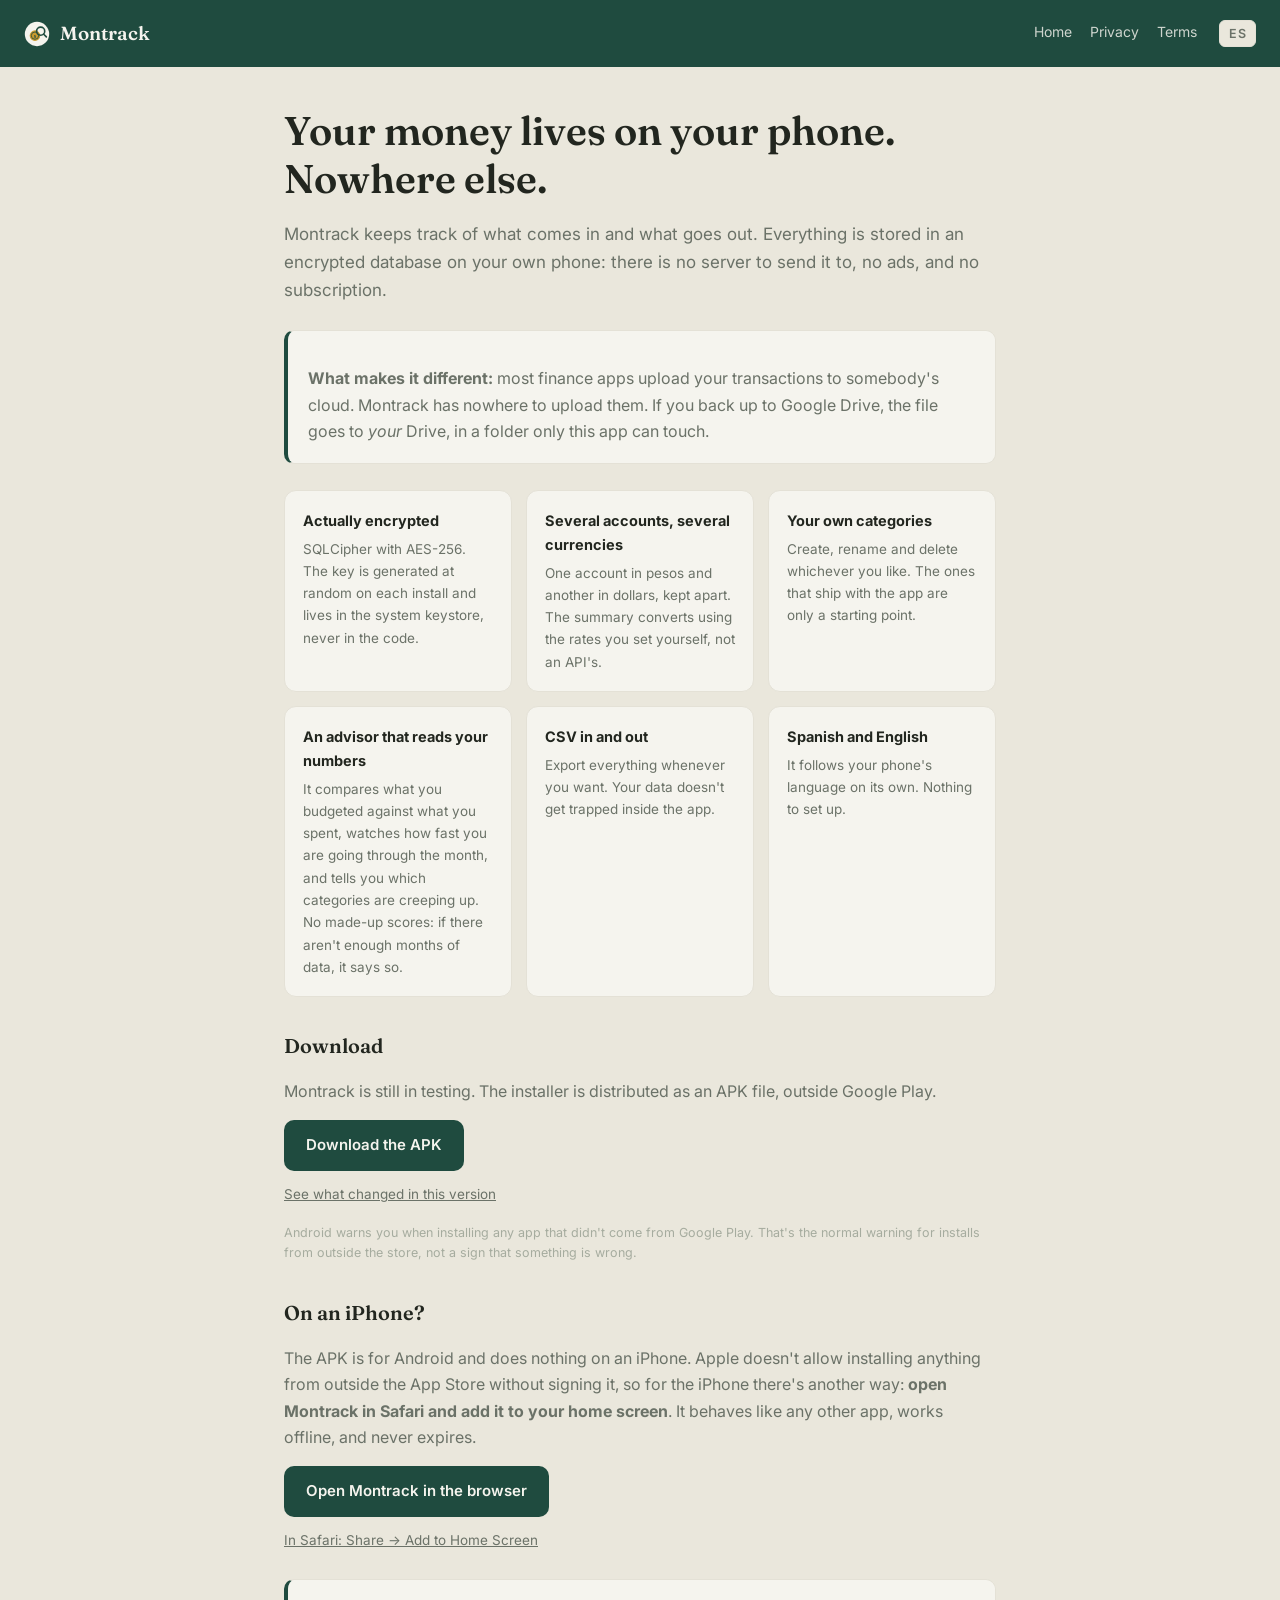
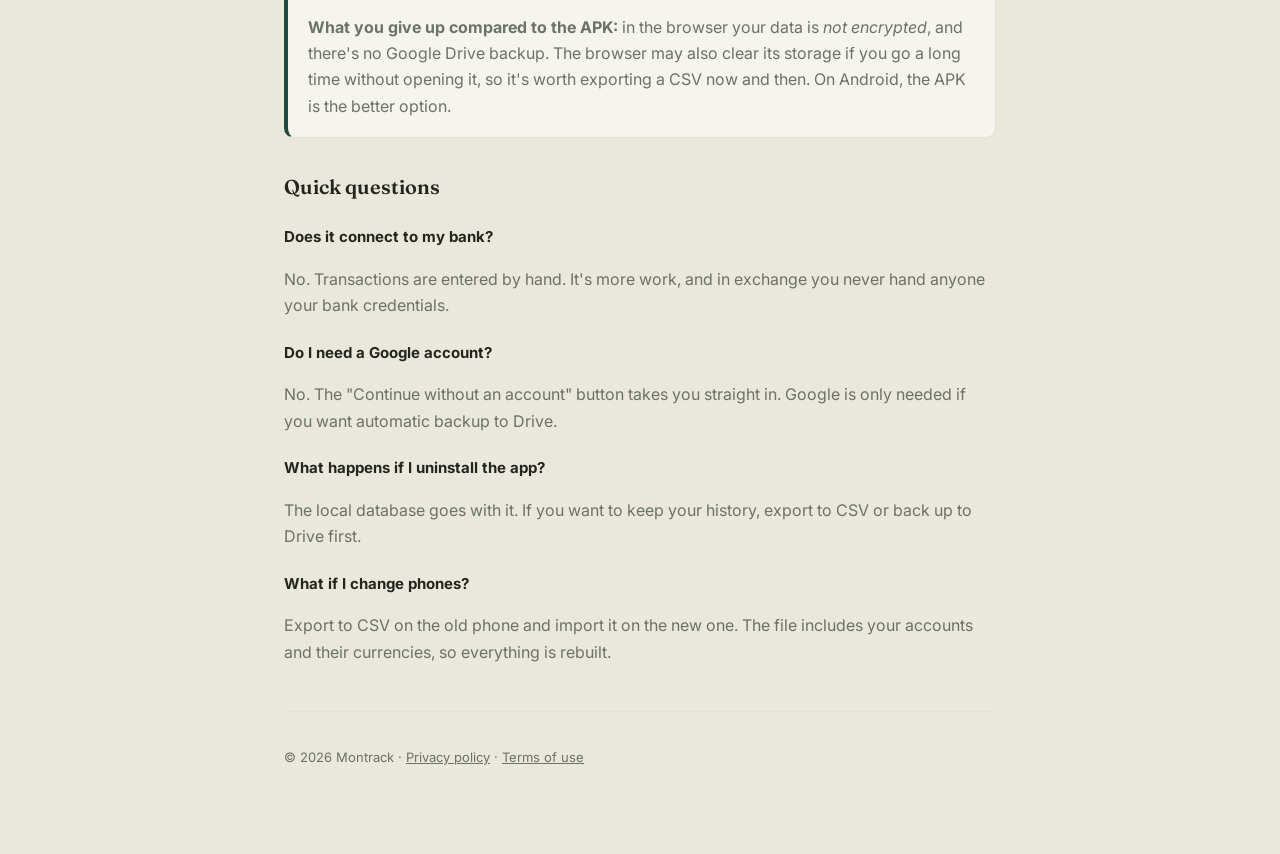
<file: index.html>
<!DOCTYPE html>
<html lang="es" data-idioma="es"
      data-titulo-en="Montrack — Your money, on your phone and nobody else’s"
      data-descripcion-en="Personal finance app for Android. An encrypted database on your own phone: no servers, no ads, no subscription.">
<head>
<meta charset="UTF-8" />
<meta name="viewport" content="width=device-width, initial-scale=1" />
<title>Montrack — Tus finanzas, en tu teléfono y de nadie más</title>
<meta name="description" content="App de finanzas personales para Android. Base de datos cifrada en tu propio teléfono, sin servidores, sin anuncios y sin suscripción." />
<link rel="preconnect" href="https://fonts.googleapis.com" />
<link rel="preconnect" href="https://fonts.gstatic.com" crossorigin />
<link href="https://fonts.googleapis.com/css2?family=Fraunces:opsz,wght@9..144,500;9..144,600&family=Inter:wght@400;500;600&family=IBM+Plex+Mono:wght@500&display=swap" rel="stylesheet" />

<!-- Las dos reglas del idioma van aquí dentro, no solo en estilo.css: si la
     hoja externa tarda, la página se pintaría con los dos idiomas a la vez. -->
<style>
  html[data-idioma="es"] [lang="en"] { display: none; }
  html[data-idioma="en"] [lang="es"] { display: none; }
</style>

<link rel="icon" href="/icono.svg" type="image/svg+xml" />
<link rel="apple-touch-icon" href="/apple-touch-icon.png" />
<link rel="stylesheet" href="/estilo.css" />

<script src="/idioma.js"></script>
</head>
<body>

<header class="cabecera">
  <div class="marca">
    <svg width="26" height="26" viewBox="0 0 64 64" aria-hidden="true">
      <circle cx="32" cy="32" r="30" fill="#F5F4EE" />
      <circle cx="27" cy="36" r="13" fill="#C99A2E" />
      <circle cx="27" cy="36" r="9" fill="none" stroke="#1F4B3F" stroke-width="2" />
      <text x="27" y="41" text-anchor="middle" font-size="12" font-weight="700" fill="#1F4B3F" font-family="Georgia, serif">$</text>
      <circle cx="41" cy="25" r="10" fill="none" stroke="#1F4B3F" stroke-width="4" />
      <line x1="48" y1="32" x2="55" y2="39" stroke="#1F4B3F" stroke-width="4" stroke-linecap="round" />
    </svg>
    Montrack
  </div>
  <nav>
    <a href="/" lang="es">Inicio</a>
    <a href="/" lang="en">Home</a>
    <a href="/privacy" lang="es">Privacidad</a>
    <a href="/privacy" lang="en">Privacy</a>
    <a href="/terms" lang="es">Términos</a>
    <a href="/terms" lang="en">Terms</a>
    <span class="idiomas">
      <button type="button" data-ir="es" lang="en" title="Ver esta página en español">ES</button>
      <button type="button" data-ir="en" lang="es" title="See this page in English">EN</button>
    </span>
  </nav>
</header>

<main class="contenido">

  <!-- ===================== ESPAÑOL ===================== -->
  <div lang="es">
    <h1>Tus finanzas viven en tu teléfono. Y en ningún otro sitio.</h1>
    <p class="entrada">
      Montrack lleva la cuenta de lo que entra y lo que sale. Todo se guarda en
      una base de datos cifrada dentro de tu propio teléfono: no hay servidor
      al que enviarlo, ni anuncios, ni suscripción.
    </p>

    <div class="destacado">
      <p><strong>Lo que la hace distinta:</strong> la mayoría de las apps de
      finanzas suben tus movimientos a la nube de alguien. Montrack no tiene
      dónde subirlos. Si respaldas en Google Drive, el archivo va a
      <em>tu</em> Drive, a una carpeta que solo esta app puede tocar.</p>
    </div>

    <div class="rejilla">
      <div class="rasgo">
        <h3>Cifrada de verdad</h3>
        <p>SQLCipher con AES-256. La clave se genera al azar en cada
        instalación y vive en el almacén seguro del sistema, nunca en el código.</p>
      </div>
      <div class="rasgo">
        <h3>Varias cuentas, varias monedas</h3>
        <p>Una cuenta en pesos y otra en dólares, sin mezclarlas. El resumen
        convierte con las tasas que pongas tú, no con las de una API.</p>
      </div>
      <div class="rasgo">
        <h3>Categorías tuyas</h3>
        <p>Crea, renombra y borra las que quieras. Las que vienen de fábrica
        son solo un punto de partida.</p>
      </div>
      <div class="rasgo">
        <h3>Un asesor que lee tus números</h3>
        <p>Compara lo presupuestado con lo gastado, mira a qué ritmo vas en el
        mes y te dice qué categorías se te están subiendo. Sin puntuaciones
        inventadas: si no hay meses suficientes, lo dice.</p>
      </div>
      <div class="rasgo">
        <h3>Entra y sale en CSV</h3>
        <p>Exporta todo cuando quieras. Tus datos no se quedan atrapados
        dentro de la app.</p>
      </div>
      <div class="rasgo">
        <h3>Español e inglés</h3>
        <p>Se adapta sola al idioma del teléfono. No hay que configurar nada.</p>
      </div>
    </div>

    <h2>Descargar</h2>
    <p>
      Montrack está en pruebas. El instalador se reparte todavía como archivo
      APK, fuera de Google Play.
    </p>
  </div>

  <!-- ===================== ENGLISH ===================== -->
  <div lang="en">
    <h1>Your money lives on your phone. Nowhere else.</h1>
    <p class="entrada">
      Montrack keeps track of what comes in and what goes out. Everything is
      stored in an encrypted database on your own phone: there is no server to
      send it to, no ads, and no subscription.
    </p>

    <div class="destacado">
      <p><strong>What makes it different:</strong> most finance apps upload
      your transactions to somebody's cloud. Montrack has nowhere to upload
      them. If you back up to Google Drive, the file goes to <em>your</em>
      Drive, in a folder only this app can touch.</p>
    </div>

    <div class="rejilla">
      <div class="rasgo">
        <h3>Actually encrypted</h3>
        <p>SQLCipher with AES-256. The key is generated at random on each
        install and lives in the system keystore, never in the code.</p>
      </div>
      <div class="rasgo">
        <h3>Several accounts, several currencies</h3>
        <p>One account in pesos and another in dollars, kept apart. The summary
        converts using the rates you set yourself, not an API's.</p>
      </div>
      <div class="rasgo">
        <h3>Your own categories</h3>
        <p>Create, rename and delete whichever you like. The ones that ship
        with the app are only a starting point.</p>
      </div>
      <div class="rasgo">
        <h3>An advisor that reads your numbers</h3>
        <p>It compares what you budgeted against what you spent, watches how
        fast you are going through the month, and tells you which categories
        are creeping up. No made-up scores: if there aren't enough months of
        data, it says so.</p>
      </div>
      <div class="rasgo">
        <h3>CSV in and out</h3>
        <p>Export everything whenever you want. Your data doesn't get trapped
        inside the app.</p>
      </div>
      <div class="rasgo">
        <h3>Spanish and English</h3>
        <p>It follows your phone's language on its own. Nothing to set up.</p>
      </div>
    </div>

    <h2>Download</h2>
    <p>
      Montrack is still in testing. The installer is distributed as an APK
      file, outside Google Play.
    </p>
  </div>

  <!-- Los enlaces de descarga son los mismos en los dos idiomas: un solo
       sitio que cambiar cuando cambie el adjunto de la release. -->
  <!-- El adjunto de la release se llama SIEMPRE montrack.apk, sin número de
       versión. Si llevara la versión, este enlace y el de version.json
       habría que editarlos en cada publicación, y el día que se olvide
       la descarga da 404 sin que nadie se entere. La versión se ve en el
       título de la release y en Ajustes dentro de la app. -->
  <p>
    <a class="boton" href="https://github.com/lgayc/montrack-web/releases/latest/download/montrack.apk" lang="es">Descargar el APK</a>
    <a class="boton" href="https://github.com/lgayc/montrack-web/releases/latest/download/montrack.apk" lang="en">Download the APK</a>
    <br>
    <a class="enlace-menor" href="https://github.com/lgayc/montrack-web/releases/latest" lang="es">Ver qué cambió en esta versión</a>
    <a class="enlace-menor" href="https://github.com/lgayc/montrack-web/releases/latest" lang="en">See what changed in this version</a>
  </p>
  <p class="nota-boton" lang="es">
    Android avisa al instalar cualquier app que no venga de Google Play. Es
    el aviso normal para instalaciones fuera de la tienda, no una señal de
    que algo vaya mal.
  </p>
  <p class="nota-boton" lang="en">
    Android warns you when installing any app that didn't come from Google
    Play. That's the normal warning for installs from outside the store, not
    a sign that something is wrong.
  </p>

  <div lang="es">
    <h2>¿iPhone?</h2>
    <p>
      El APK es de Android y en un iPhone no sirve. Apple no permite instalar
      nada fuera de la App Store sin firmarlo, así que para el iPhone hay otra
      vía: <strong>abrir Montrack en Safari y añadirla a la pantalla de
      inicio</strong>. Queda como una app más, funciona sin conexión y no
      caduca.
    </p>
    <p>
      <a class="boton" href="/app/">Abrir Montrack en el navegador</a>
      <br>
      <span class="enlace-menor">En Safari: Compartir → Añadir a pantalla de inicio</span>
    </p>
    <div class="destacado">
      <p><strong>Lo que pierdes frente al APK:</strong> en el navegador los
      datos <em>no van cifrados</em>, y tampoco hay respaldo en Google Drive.
      El navegador puede además borrar el almacenamiento si pasas mucho tiempo
      sin abrirla, así que conviene exportar un CSV de vez en cuando. En
      Android, el APK es mejor opción.</p>
    </div>
  </div>

  <div lang="en">
    <h2>On an iPhone?</h2>
    <p>
      The APK is for Android and does nothing on an iPhone. Apple doesn't allow
      installing anything from outside the App Store without signing it, so for
      the iPhone there's another way: <strong>open Montrack in Safari and add
      it to your home screen</strong>. It behaves like any other app, works
      offline, and never expires.
    </p>
    <p>
      <a class="boton" href="/app/">Open Montrack in the browser</a>
      <br>
      <span class="enlace-menor">In Safari: Share → Add to Home Screen</span>
    </p>
    <div class="destacado">
      <p><strong>What you give up compared to the APK:</strong> in the browser
      your data is <em>not encrypted</em>, and there's no Google Drive backup.
      The browser may also clear its storage if you go a long time without
      opening it, so it's worth exporting a CSV now and then. On Android, the
      APK is the better option.</p>
    </div>
  </div>

  <div lang="es">
    <h2>Preguntas rápidas</h2>

    <h3>¿Se conecta a mi banco?</h3>
    <p>No. Los movimientos se anotan a mano. Es más trabajo, y a cambio no hay
    que darle a nadie las credenciales del banco.</p>

    <h3>¿Necesito una cuenta de Google?</h3>
    <p>No. El botón «Continuar sin cuenta» entra directo. Google solo hace
    falta si quieres el respaldo automático en Drive.</p>

    <h3>¿Qué pasa si desinstalo la app?</h3>
    <p>Se borra la base de datos local con ella. Si quieres conservar el
    historial, exporta a CSV o respalda en Drive antes.</p>

    <h3>¿Y si cambio de teléfono?</h3>
    <p>Exporta a CSV en el teléfono viejo e impórtalo en el nuevo. El archivo
    incluye las cuentas y sus monedas, así que se reconstruye todo.</p>
  </div>

  <div lang="en">
    <h2>Quick questions</h2>

    <h3>Does it connect to my bank?</h3>
    <p>No. Transactions are entered by hand. It's more work, and in exchange
    you never hand anyone your bank credentials.</p>

    <h3>Do I need a Google account?</h3>
    <p>No. The "Continue without an account" button takes you straight in.
    Google is only needed if you want automatic backup to Drive.</p>

    <h3>What happens if I uninstall the app?</h3>
    <p>The local database goes with it. If you want to keep your history,
    export to CSV or back up to Drive first.</p>

    <h3>What if I change phones?</h3>
    <p>Export to CSV on the old phone and import it on the new one. The file
    includes your accounts and their currencies, so everything is rebuilt.</p>
  </div>

  <footer class="pie">
    <p lang="es">
      © 2026 Montrack · <a href="/privacy">Política de privacidad</a> ·
      <a href="/terms">Términos de uso</a>
    </p>
    <p lang="en">
      © 2026 Montrack · <a href="/privacy">Privacy policy</a> ·
      <a href="/terms">Terms of use</a>
    </p>
  </footer>
</main>

</body>
</html>
</file>
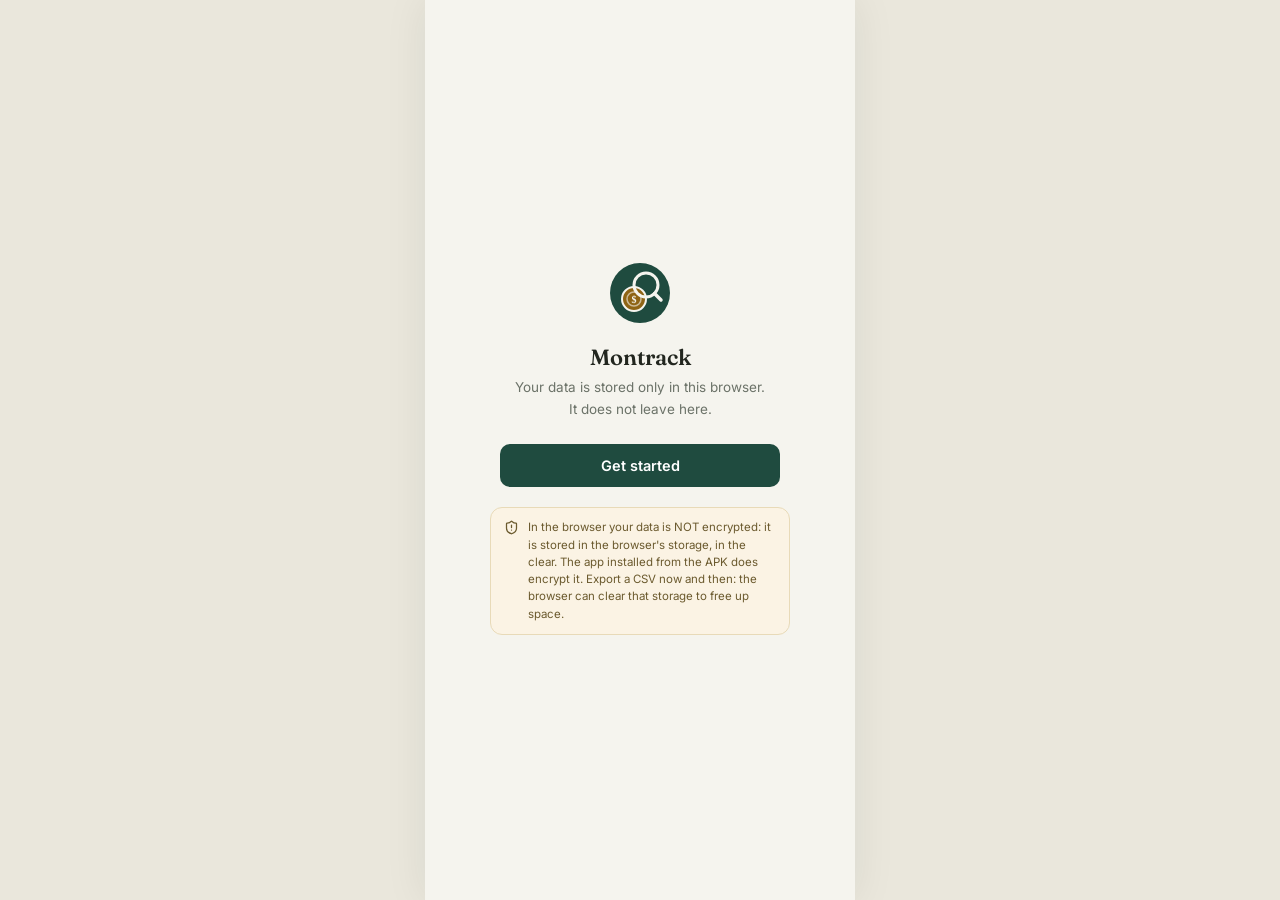
<file: app/index.html>
<!DOCTYPE html>
<!-- El idioma real se ajusta automáticamente al arrancar la app,
     según el idioma del dispositivo (ver src/i18n/index.js). -->
<html lang="en">
<head>
<meta charset="UTF-8" />
<meta name="viewport" content="width=device-width, initial-scale=1, maximum-scale=1, user-scalable=no, viewport-fit=cover" />
<link rel="icon" type="image/svg+xml" href="./icon.svg" />

<!-- PWA. Safari de iOS ignora el manifiesto para el icono de la pantalla
     de inicio: usa apple-touch-icon, y tiene que ser PNG. -->
<link rel="manifest" href="./manifest.webmanifest" />
<link rel="apple-touch-icon" href="./apple-touch-icon.png" />
<meta name="theme-color" content="#1F4B3F" />
<meta name="description" content="Tus finanzas personales, en tu propio teléfono." />
<meta name="mobile-web-app-capable" content="yes" />
<meta name="apple-mobile-web-app-capable" content="yes" />
<meta name="apple-mobile-web-app-title" content="Montrack" />
<!-- black-translucent hace que la app ocupe bajo la barra de estado; el
     relleno lo pone env(safe-area-inset-top), que ya estaba puesto. -->
<meta name="apple-mobile-web-app-status-bar-style" content="black-translucent" />
<title>Montrack</title>
<link rel="preconnect" href="https://fonts.googleapis.com" />
<link href="https://fonts.googleapis.com/css2?family=Fraunces:opsz,wght@9..144,500;9..144,600&family=Inter:wght@400;500;600;700&family=IBM+Plex+Mono:wght@500;600&display=swap" rel="stylesheet" />
<style>
  html, body { margin: 0; padding: 0; background: #EAE7DC; overscroll-behavior: none; }
  /* En la PWA instalada no hay barra del navegador que frene el rebote. */
  html { height: 100%; }
  body { min-height: 100%; }
  * { box-sizing: border-box; }
  /* En Android, los inputs con fuente menor a 16px provocan zoom automático
     al enfocarlos, lo que descuadra toda la pantalla. */
  input, select, textarea { font-size: 16px !important; }
  .montrack-spinner {
    width: 26px; height: 26px; border-radius: 50%;
    border: 2.5px solid #DCE0D6; border-top-color: #1F4B3F;
    animation: montrack-spin 0.8s linear infinite;
  }
  @keyframes montrack-spin { to { transform: rotate(360deg); } }
</style>
  <script type="module" crossorigin src="/app/assets/index-6stcFldK.js"></script>
</head>
<body>
<div id="root"></div>
</body>
</html>
</file>
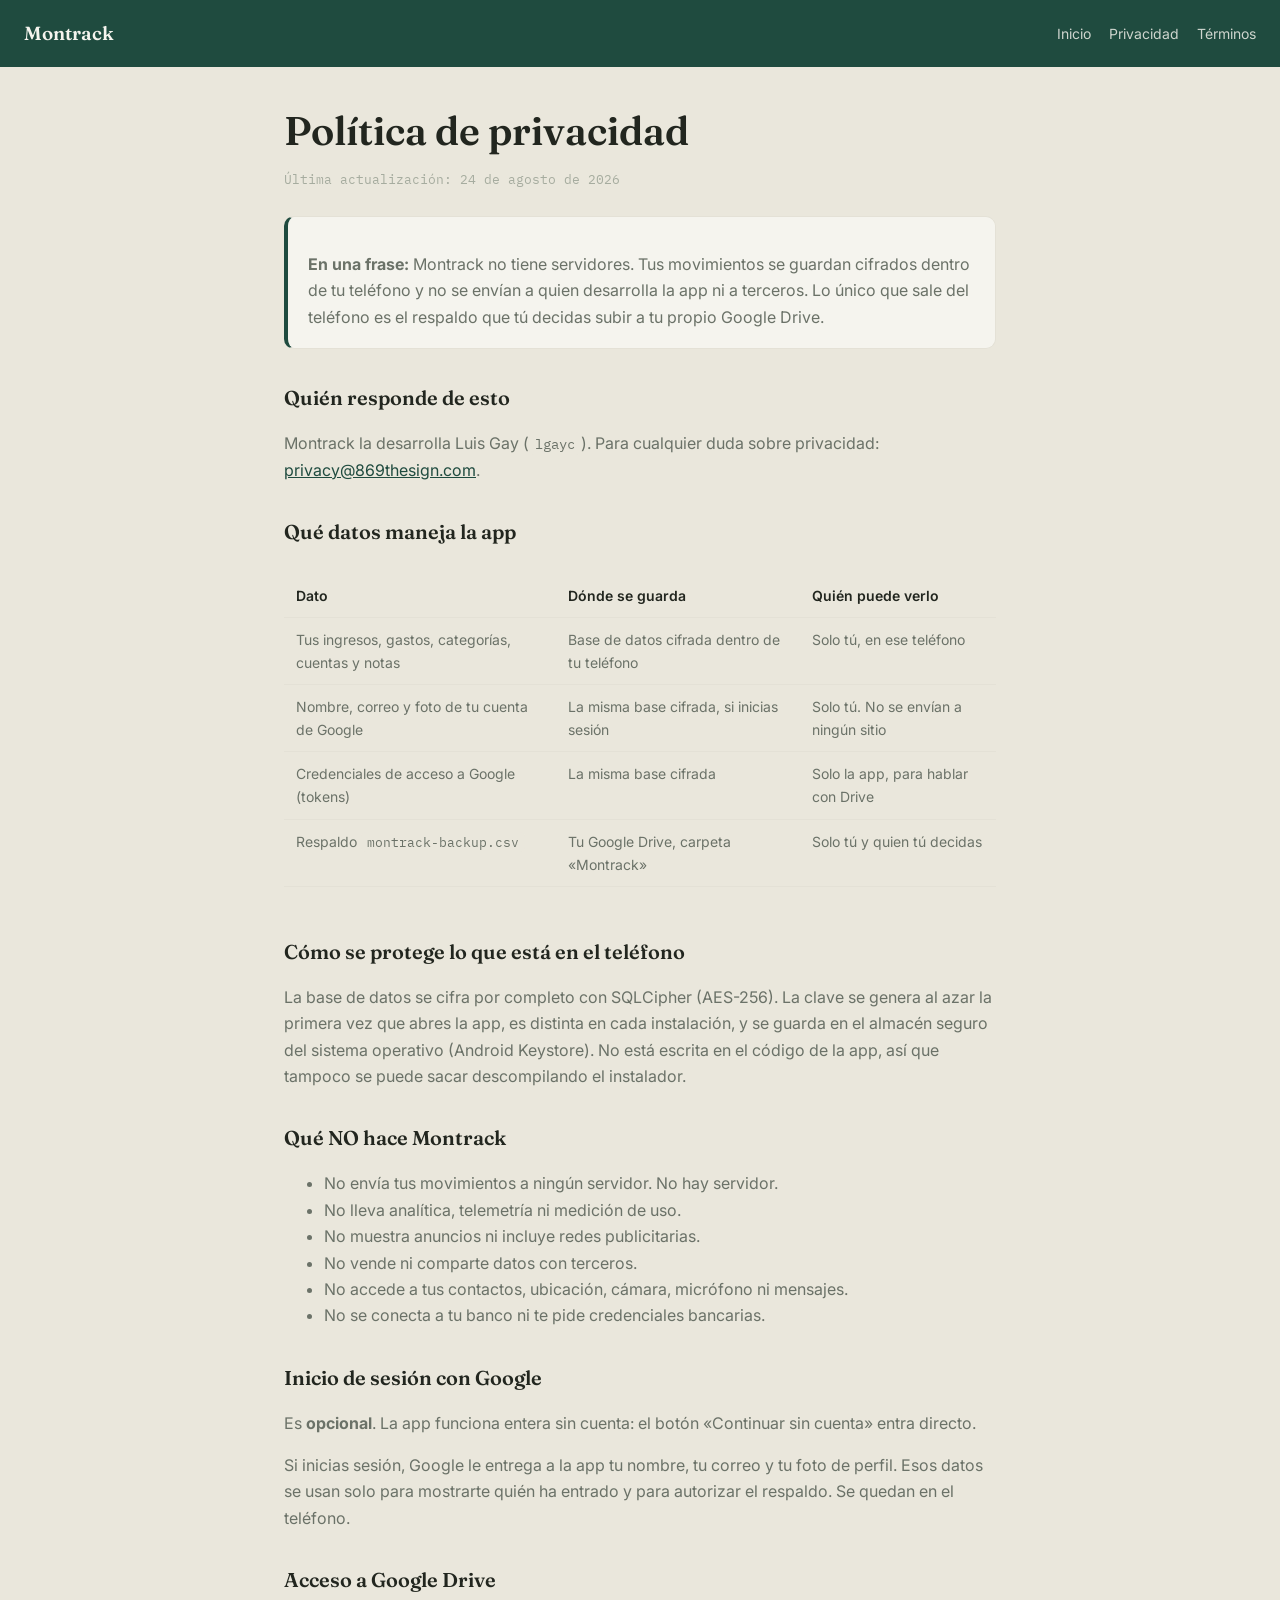
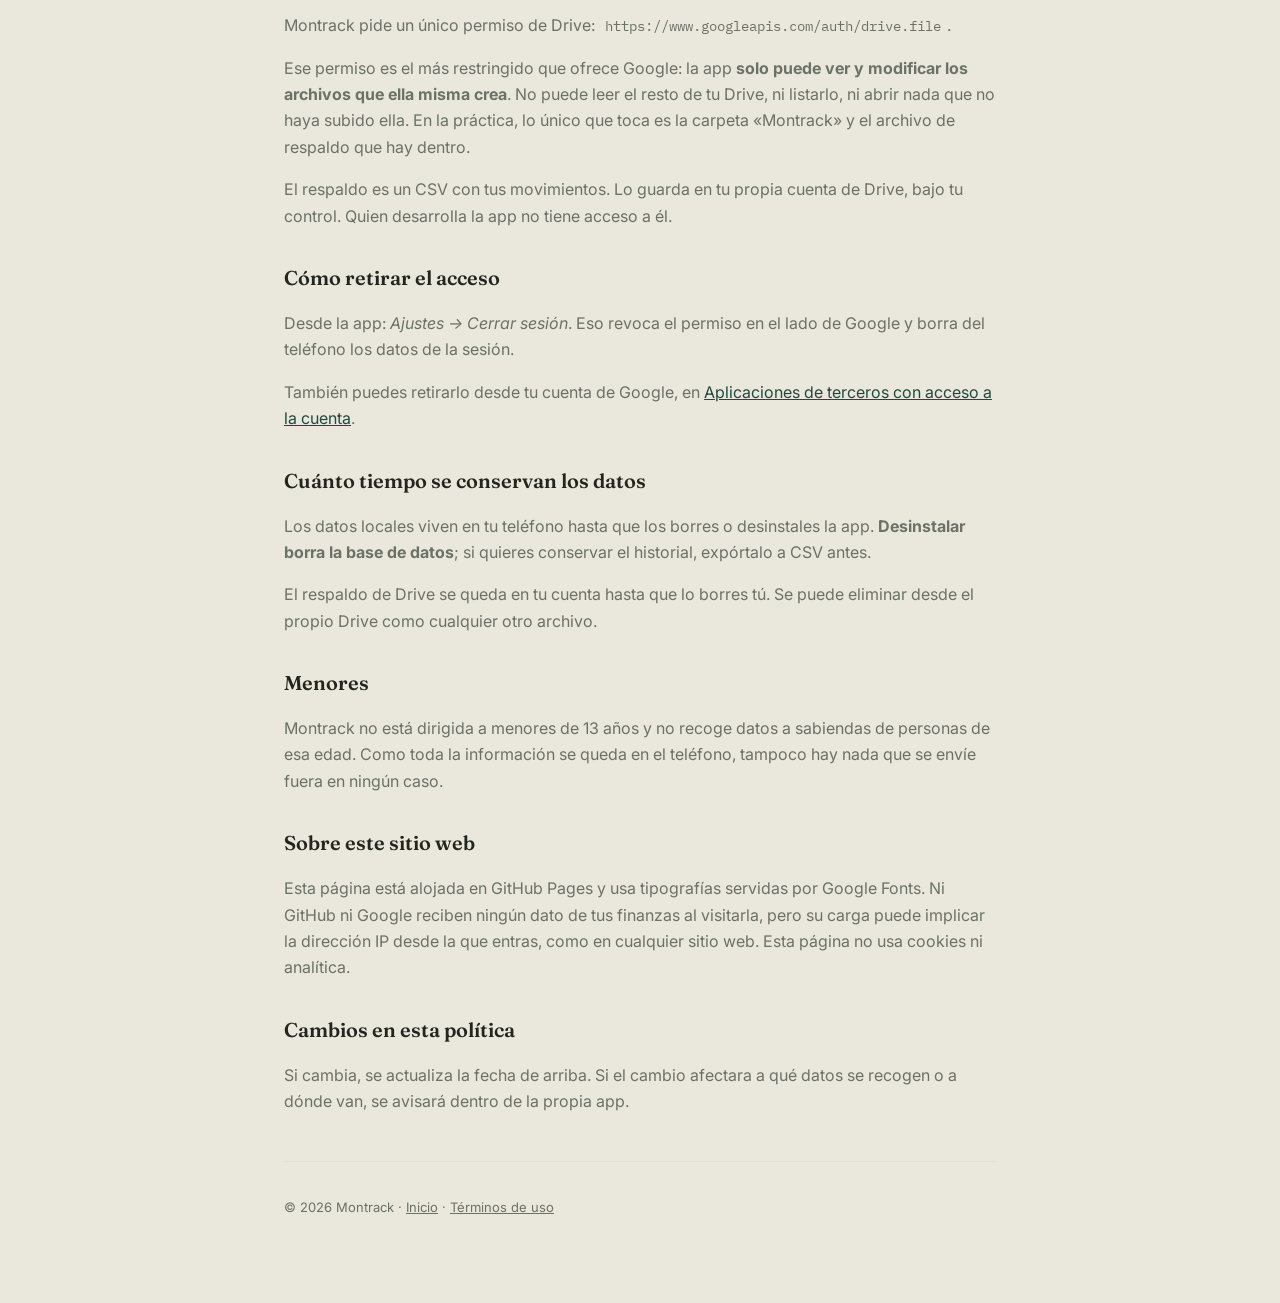
<file: privacy/index.html>
<!DOCTYPE html>
<html lang="es">
<head>
<meta charset="UTF-8" />
<meta name="viewport" content="width=device-width, initial-scale=1" />
<title>Política de privacidad — Montrack</title>
<meta name="description" content="Qué datos maneja Montrack, dónde se guardan y quién puede verlos." />
<link rel="preconnect" href="https://fonts.googleapis.com" />
<link rel="preconnect" href="https://fonts.gstatic.com" crossorigin />
<link href="https://fonts.googleapis.com/css2?family=Fraunces:opsz,wght@9..144,500;9..144,600&family=Inter:wght@400;500;600&family=IBM+Plex+Mono:wght@500&display=swap" rel="stylesheet" />
<link rel="stylesheet" href="/estilo.css" />
</head>
<body>

<header class="cabecera">
  <div class="marca">Montrack</div>
  <nav>
    <a href="/">Inicio</a>
    <a href="/privacy/">Privacidad</a>
    <a href="/terms/">Términos</a>
  </nav>
</header>

<main class="contenido">
  <h1>Política de privacidad</h1>
  <p class="fecha">Última actualización: 24 de agosto de 2026</p>

  <div class="destacado">
    <p><strong>En una frase:</strong> Montrack no tiene servidores. Tus
    movimientos se guardan cifrados dentro de tu teléfono y no se envían a
    quien desarrolla la app ni a terceros. Lo único que sale del teléfono es
    el respaldo que tú decidas subir a tu propio Google Drive.</p>
  </div>

  <h2>Quién responde de esto</h2>
  <p>
    Montrack la desarrolla Luis Gay (<code>lgayc</code>). Para cualquier duda
    sobre privacidad: <a href="mailto:privacy@869thesign.com">privacy@869thesign.com</a>.
  </p>

  <h2>Qué datos maneja la app</h2>

  <div class="envoltorio-tabla">
  <table>
    <tr>
      <th>Dato</th><th>Dónde se guarda</th><th>Quién puede verlo</th>
    </tr>
    <tr>
      <td>Tus ingresos, gastos, categorías, cuentas y notas</td>
      <td>Base de datos cifrada dentro de tu teléfono</td>
      <td>Solo tú, en ese teléfono</td>
    </tr>
    <tr>
      <td>Nombre, correo y foto de tu cuenta de Google</td>
      <td>La misma base cifrada, si inicias sesión</td>
      <td>Solo tú. No se envían a ningún sitio</td>
    </tr>
    <tr>
      <td>Credenciales de acceso a Google (tokens)</td>
      <td>La misma base cifrada</td>
      <td>Solo la app, para hablar con Drive</td>
    </tr>
    <tr>
      <td>Respaldo <code>montrack-backup.csv</code></td>
      <td>Tu Google Drive, carpeta «Montrack»</td>
      <td>Solo tú y quien tú decidas</td>
    </tr>
  </table>
  </div>

  <h2>Cómo se protege lo que está en el teléfono</h2>
  <p>
    La base de datos se cifra por completo con SQLCipher (AES-256). La clave
    se genera al azar la primera vez que abres la app, es distinta en cada
    instalación, y se guarda en el almacén seguro del sistema operativo
    (Android Keystore). No está escrita en el código de la app, así que
    tampoco se puede sacar descompilando el instalador.
  </p>

  <h2>Qué NO hace Montrack</h2>
  <ul>
    <li>No envía tus movimientos a ningún servidor. No hay servidor.</li>
    <li>No lleva analítica, telemetría ni medición de uso.</li>
    <li>No muestra anuncios ni incluye redes publicitarias.</li>
    <li>No vende ni comparte datos con terceros.</li>
    <li>No accede a tus contactos, ubicación, cámara, micrófono ni mensajes.</li>
    <li>No se conecta a tu banco ni te pide credenciales bancarias.</li>
  </ul>

  <h2>Inicio de sesión con Google</h2>
  <p>
    Es <strong>opcional</strong>. La app funciona entera sin cuenta: el botón
    «Continuar sin cuenta» entra directo.
  </p>
  <p>
    Si inicias sesión, Google le entrega a la app tu nombre, tu correo y tu
    foto de perfil. Esos datos se usan solo para mostrarte quién ha entrado y
    para autorizar el respaldo. Se quedan en el teléfono.
  </p>

  <h2>Acceso a Google Drive</h2>
  <p>
    Montrack pide un único permiso de Drive:
    <code>https://www.googleapis.com/auth/drive.file</code>.
  </p>
  <p>
    Ese permiso es el más restringido que ofrece Google: la app
    <strong>solo puede ver y modificar los archivos que ella misma crea</strong>.
    No puede leer el resto de tu Drive, ni listarlo, ni abrir nada que no
    haya subido ella. En la práctica, lo único que toca es la carpeta
    «Montrack» y el archivo de respaldo que hay dentro.
  </p>
  <p>
    El respaldo es un CSV con tus movimientos. Lo guarda en tu propia cuenta
    de Drive, bajo tu control. Quien desarrolla la app no tiene acceso a él.
  </p>

  <h2>Cómo retirar el acceso</h2>
  <p>
    Desde la app: <em>Ajustes → Cerrar sesión</em>. Eso revoca el permiso en
    el lado de Google y borra del teléfono los datos de la sesión.
  </p>
  <p>
    También puedes retirarlo desde tu cuenta de Google, en
    <a href="https://myaccount.google.com/permissions">Aplicaciones de terceros con acceso a la cuenta</a>.
  </p>

  <h2>Cuánto tiempo se conservan los datos</h2>
  <p>
    Los datos locales viven en tu teléfono hasta que los borres o desinstales
    la app. <strong>Desinstalar borra la base de datos</strong>; si quieres
    conservar el historial, expórtalo a CSV antes.
  </p>
  <p>
    El respaldo de Drive se queda en tu cuenta hasta que lo borres tú. Se
    puede eliminar desde el propio Drive como cualquier otro archivo.
  </p>

  <h2>Menores</h2>
  <p>
    Montrack no está dirigida a menores de 13 años y no recoge datos a
    sabiendas de personas de esa edad. Como toda la información se queda en
    el teléfono, tampoco hay nada que se envíe fuera en ningún caso.
  </p>

  <h2>Sobre este sitio web</h2>
  <p>
    Esta página está alojada en GitHub Pages y usa tipografías servidas por
    Google Fonts. Ni GitHub ni Google reciben ningún dato de tus finanzas al
    visitarla, pero su carga puede implicar la dirección IP desde la que
    entras, como en cualquier sitio web. Esta página no usa cookies ni
    analítica.
  </p>

  <h2>Cambios en esta política</h2>
  <p>
    Si cambia, se actualiza la fecha de arriba. Si el cambio afectara a qué
    datos se recogen o a dónde van, se avisará dentro de la propia app.
  </p>

  <footer class="pie">
    <p>© 2026 Montrack · <a href="/">Inicio</a> · <a href="/terms/">Términos de uso</a></p>
  </footer>
</main>

</body>
</html>
</file>
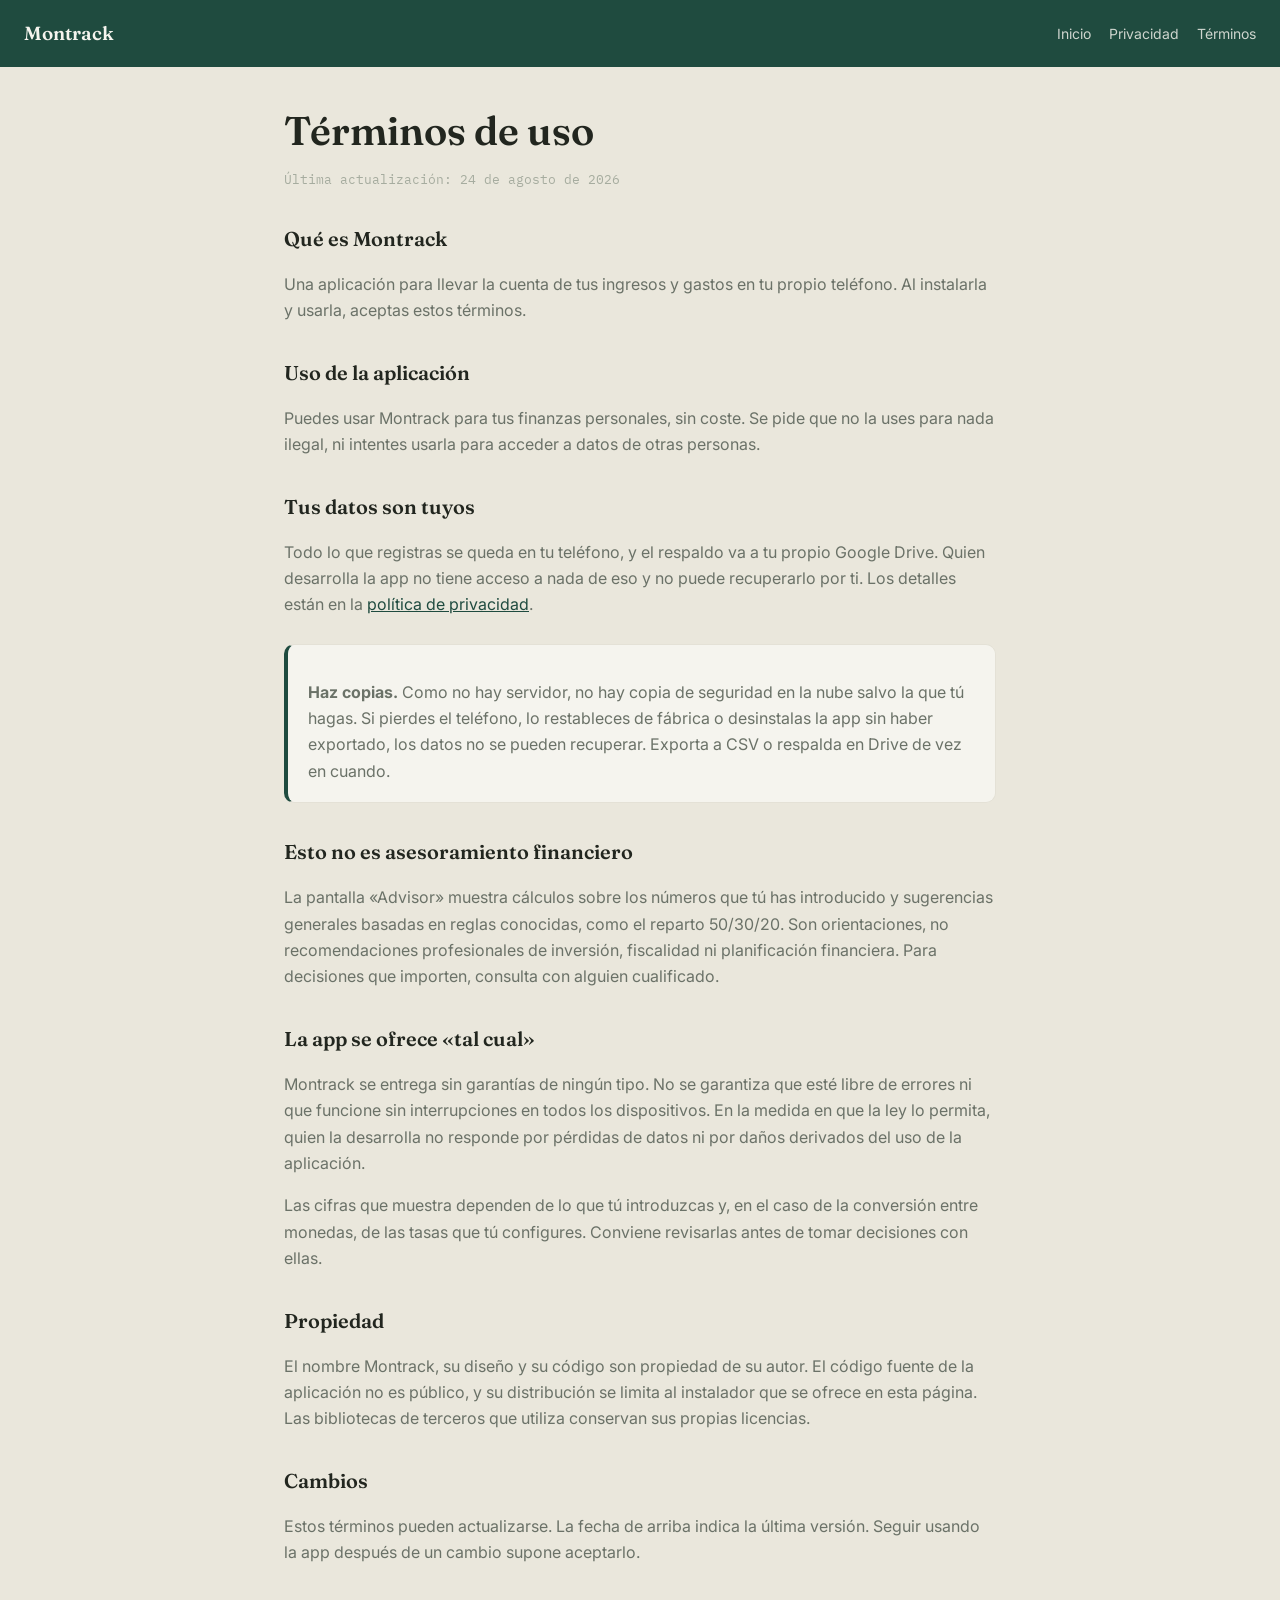
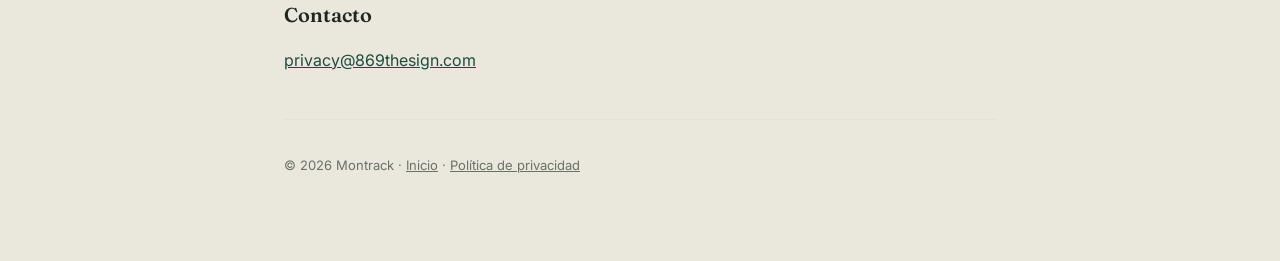
<file: terms/index.html>
<!DOCTYPE html>
<html lang="es">
<head>
<meta charset="UTF-8" />
<meta name="viewport" content="width=device-width, initial-scale=1" />
<title>Términos de uso — Montrack</title>
<meta name="description" content="Condiciones de uso de la aplicación Montrack." />
<link rel="preconnect" href="https://fonts.googleapis.com" />
<link rel="preconnect" href="https://fonts.gstatic.com" crossorigin />
<link href="https://fonts.googleapis.com/css2?family=Fraunces:opsz,wght@9..144,500;9..144,600&family=Inter:wght@400;500;600&family=IBM+Plex+Mono:wght@500&display=swap" rel="stylesheet" />
<link rel="stylesheet" href="/estilo.css" />
</head>
<body>

<header class="cabecera">
  <div class="marca">Montrack</div>
  <nav>
    <a href="/">Inicio</a>
    <a href="/privacy/">Privacidad</a>
    <a href="/terms/">Términos</a>
  </nav>
</header>

<main class="contenido">
  <h1>Términos de uso</h1>
  <p class="fecha">Última actualización: 24 de agosto de 2026</p>

  <h2>Qué es Montrack</h2>
  <p>
    Una aplicación para llevar la cuenta de tus ingresos y gastos en tu
    propio teléfono. Al instalarla y usarla, aceptas estos términos.
  </p>

  <h2>Uso de la aplicación</h2>
  <p>
    Puedes usar Montrack para tus finanzas personales, sin coste. Se pide que
    no la uses para nada ilegal, ni intentes usarla para acceder a datos de
    otras personas.
  </p>

  <h2>Tus datos son tuyos</h2>
  <p>
    Todo lo que registras se queda en tu teléfono, y el respaldo va a tu
    propio Google Drive. Quien desarrolla la app no tiene acceso a nada de
    eso y no puede recuperarlo por ti. Los detalles están en la
    <a href="/privacy/">política de privacidad</a>.
  </p>

  <div class="destacado">
    <p><strong>Haz copias.</strong> Como no hay servidor, no hay copia de
    seguridad en la nube salvo la que tú hagas. Si pierdes el teléfono, lo
    restableces de fábrica o desinstalas la app sin haber exportado, los
    datos no se pueden recuperar. Exporta a CSV o respalda en Drive de vez
    en cuando.</p>
  </div>

  <h2>Esto no es asesoramiento financiero</h2>
  <p>
    La pantalla «Advisor» muestra cálculos sobre los números que tú has
    introducido y sugerencias generales basadas en reglas conocidas, como el
    reparto 50/30/20. Son orientaciones, no recomendaciones profesionales de
    inversión, fiscalidad ni planificación financiera. Para decisiones que
    importen, consulta con alguien cualificado.
  </p>

  <h2>La app se ofrece «tal cual»</h2>
  <p>
    Montrack se entrega sin garantías de ningún tipo. No se garantiza que
    esté libre de errores ni que funcione sin interrupciones en todos los
    dispositivos. En la medida en que la ley lo permita, quien la desarrolla
    no responde por pérdidas de datos ni por daños derivados del uso de la
    aplicación.
  </p>
  <p>
    Las cifras que muestra dependen de lo que tú introduzcas y, en el caso de
    la conversión entre monedas, de las tasas que tú configures. Conviene
    revisarlas antes de tomar decisiones con ellas.
  </p>

  <h2>Propiedad</h2>
  <p>
    El nombre Montrack, su diseño y su código son propiedad de su autor.
    El código fuente de la aplicación no es público, y su distribución se
    limita al instalador que se ofrece en esta página. Las bibliotecas de
    terceros que utiliza conservan sus propias licencias.
  </p>

  <h2>Cambios</h2>
  <p>
    Estos términos pueden actualizarse. La fecha de arriba indica la última
    versión. Seguir usando la app después de un cambio supone aceptarlo.
  </p>

  <h2>Contacto</h2>
  <p>
    <a href="mailto:privacy@869thesign.com">privacy@869thesign.com</a>
  </p>

  <footer class="pie">
    <p>© 2026 Montrack · <a href="/">Inicio</a> · <a href="/privacy/">Política de privacidad</a></p>
  </footer>
</main>

</body>
</html>
</file>
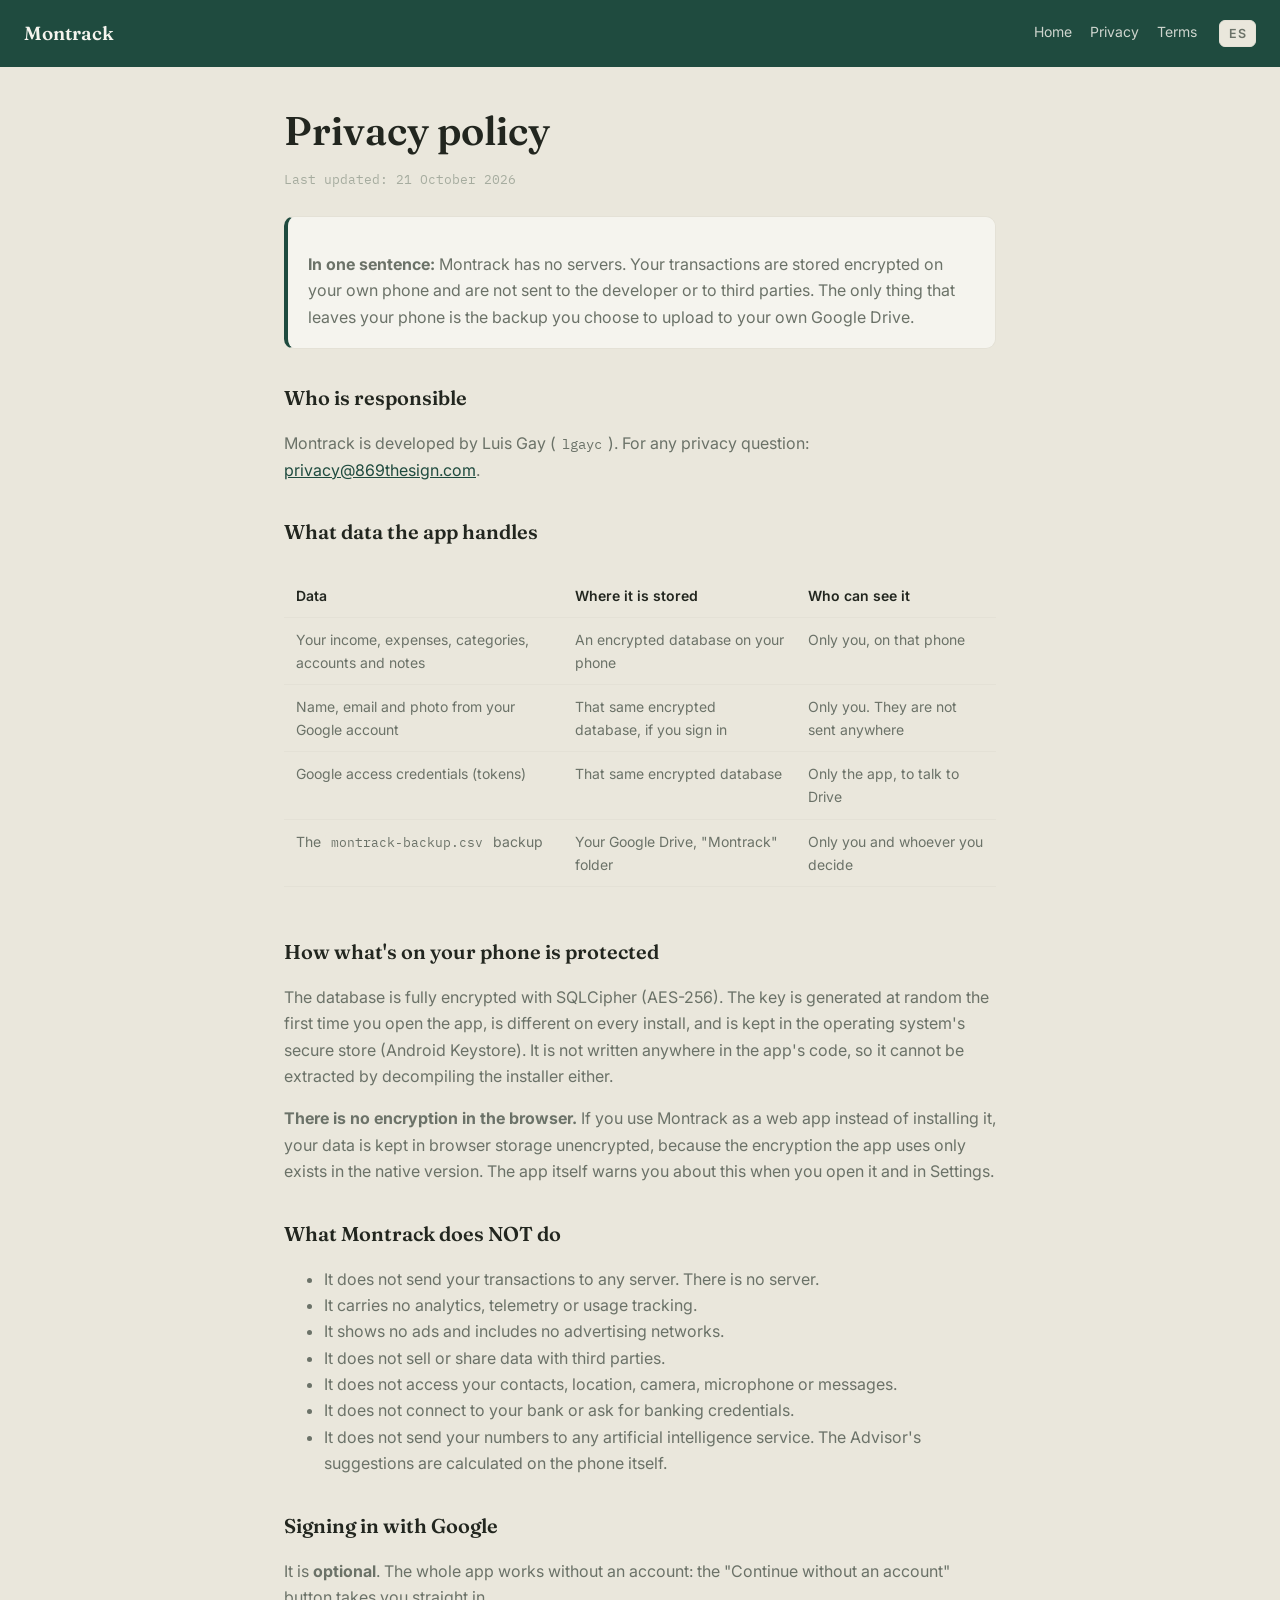
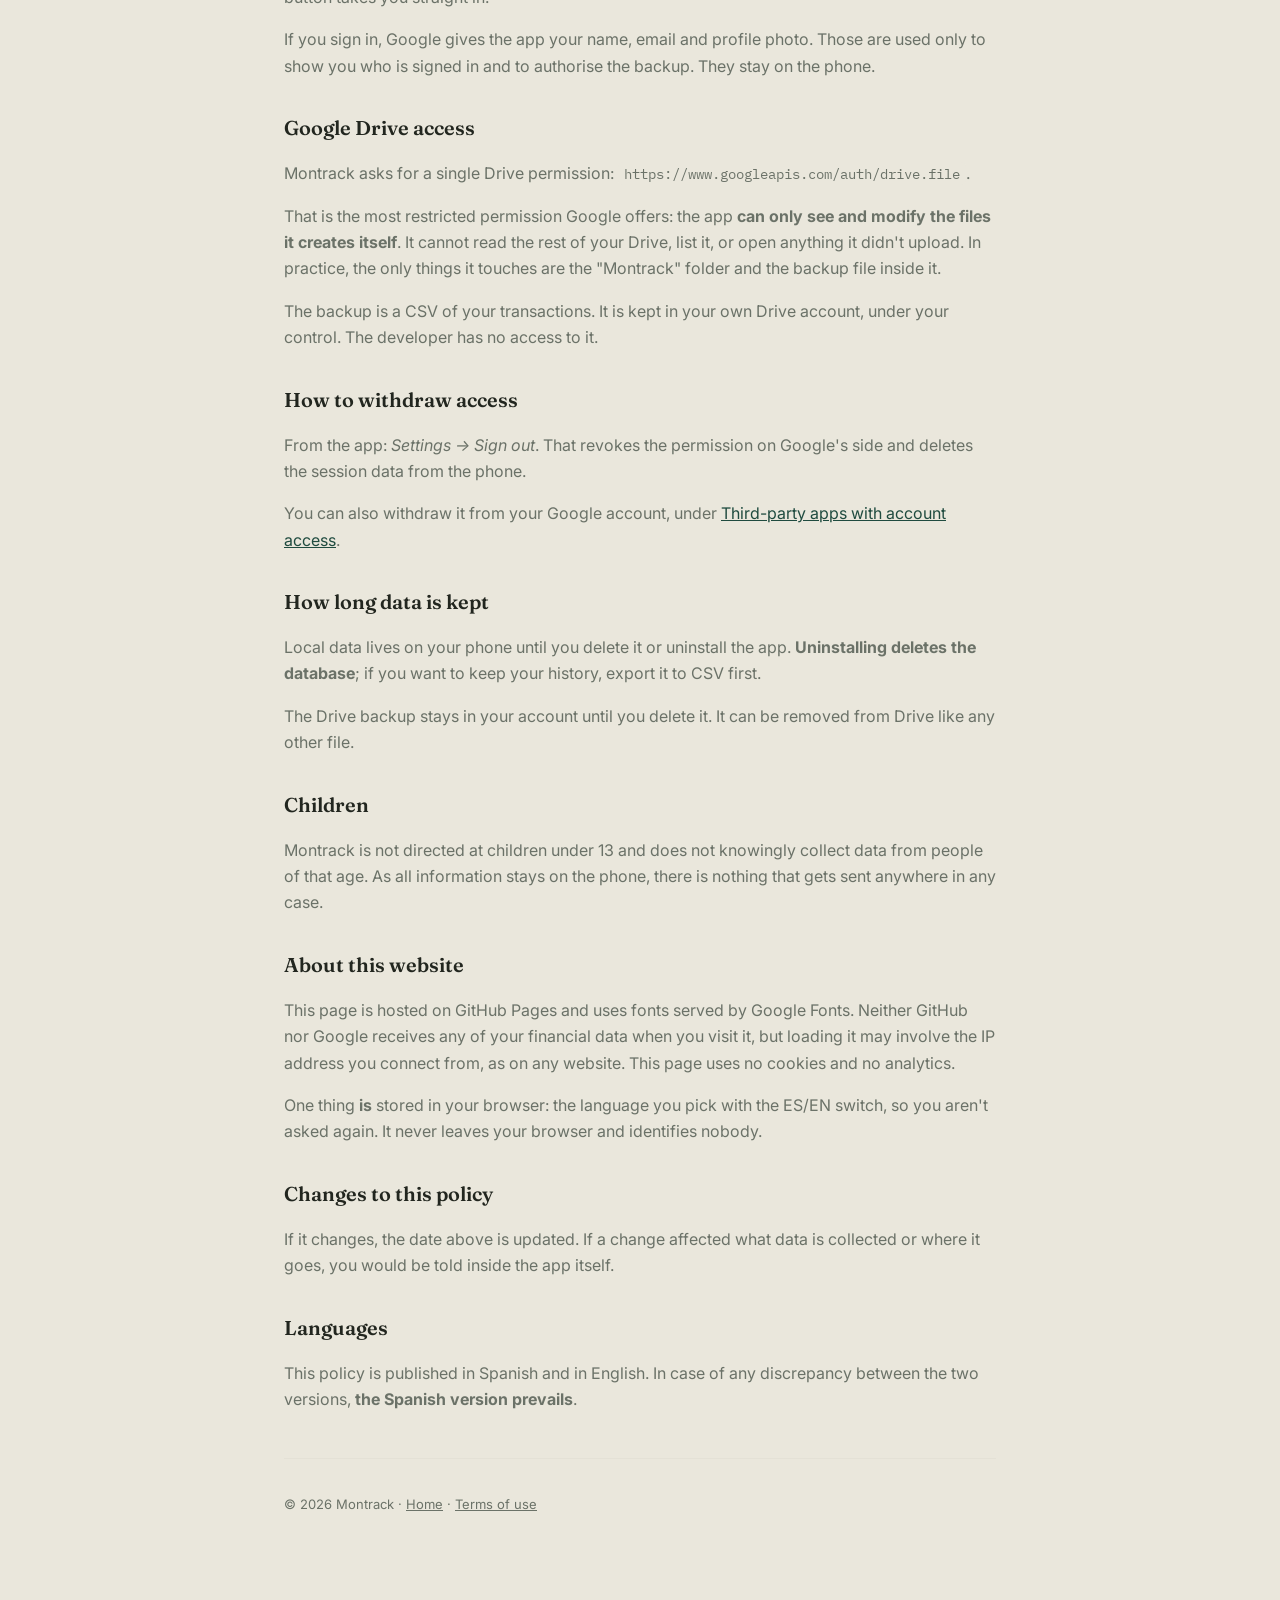
<file: privacy.html>
<!DOCTYPE html>
<html lang="es" data-idioma="es"
      data-titulo-en="Privacy policy — Montrack"
      data-descripcion-en="What data Montrack handles, where it is stored and who can see it.">
<head>
<meta charset="UTF-8" />
<meta name="viewport" content="width=device-width, initial-scale=1" />
<title>Política de privacidad — Montrack</title>
<meta name="description" content="Qué datos maneja Montrack, dónde se guardan y quién puede verlos." />
<link rel="preconnect" href="https://fonts.googleapis.com" />
<link rel="preconnect" href="https://fonts.gstatic.com" crossorigin />
<link href="https://fonts.googleapis.com/css2?family=Fraunces:opsz,wght@9..144,500;9..144,600&family=Inter:wght@400;500;600&family=IBM+Plex+Mono:wght@500&display=swap" rel="stylesheet" />

<style>
  html[data-idioma="es"] [lang="en"] { display: none; }
  html[data-idioma="en"] [lang="es"] { display: none; }
</style>

<link rel="icon" href="/icono.svg" type="image/svg+xml" />
<link rel="apple-touch-icon" href="/apple-touch-icon.png" />
<link rel="stylesheet" href="/estilo.css" />

<script src="/idioma.js"></script>
</head>
<body>

<header class="cabecera">
  <div class="marca">Montrack</div>
  <nav>
    <a href="/" lang="es">Inicio</a>
    <a href="/" lang="en">Home</a>
    <a href="/privacy" lang="es">Privacidad</a>
    <a href="/privacy" lang="en">Privacy</a>
    <a href="/terms" lang="es">Términos</a>
    <a href="/terms" lang="en">Terms</a>
    <span class="idiomas">
      <button type="button" data-ir="es" lang="en" title="Ver esta página en español">ES</button>
      <button type="button" data-ir="en" lang="es" title="See this page in English">EN</button>
    </span>
  </nav>
</header>

<main class="contenido">

  <!-- ===================== ESPAÑOL ===================== -->
  <div lang="es">
    <h1>Política de privacidad</h1>
    <p class="fecha">Última actualización: 21 de octubre de 2026</p>

    <div class="destacado">
      <p><strong>En una frase:</strong> Montrack no tiene servidores. Tus
      movimientos se guardan cifrados dentro de tu teléfono y no se envían a
      quien desarrolla la app ni a terceros. Lo único que sale del teléfono es
      el respaldo que tú decidas subir a tu propio Google Drive.</p>
    </div>

    <h2>Quién responde de esto</h2>
    <p>
      Montrack la desarrolla Luis Gay (<code>lgayc</code>). Para cualquier duda
      sobre privacidad: <a href="mailto:privacy@869thesign.com">privacy@869thesign.com</a>.
    </p>

    <h2>Qué datos maneja la app</h2>

    <div class="envoltorio-tabla">
    <table>
      <tr>
        <th>Dato</th><th>Dónde se guarda</th><th>Quién puede verlo</th>
      </tr>
      <tr>
        <td>Tus ingresos, gastos, categorías, cuentas y notas</td>
        <td>Base de datos cifrada dentro de tu teléfono</td>
        <td>Solo tú, en ese teléfono</td>
      </tr>
      <tr>
        <td>Nombre, correo y foto de tu cuenta de Google</td>
        <td>La misma base cifrada, si inicias sesión</td>
        <td>Solo tú. No se envían a ningún sitio</td>
      </tr>
      <tr>
        <td>Credenciales de acceso a Google (tokens)</td>
        <td>La misma base cifrada</td>
        <td>Solo la app, para hablar con Drive</td>
      </tr>
      <tr>
        <td>Respaldo <code>montrack-backup.csv</code></td>
        <td>Tu Google Drive, carpeta «Montrack»</td>
        <td>Solo tú y quien tú decidas</td>
      </tr>
    </table>
    </div>

    <h2>Cómo se protege lo que está en el teléfono</h2>
    <p>
      La base de datos se cifra por completo con SQLCipher (AES-256). La clave
      se genera al azar la primera vez que abres la app, es distinta en cada
      instalación, y se guarda en el almacén seguro del sistema operativo
      (Android Keystore). No está escrita en el código de la app, así que
      tampoco se puede sacar descompilando el instalador.
    </p>
    <p>
      <strong>En el navegador no hay cifrado.</strong> Si usas Montrack como
      aplicación web en vez de instalarla, los datos se guardan en el
      almacenamiento del navegador sin cifrar, porque el cifrado que usa la
      app solo existe en la versión nativa. La propia app lo advierte al
      abrirla y en Ajustes.
    </p>

    <h2>Qué NO hace Montrack</h2>
    <ul>
      <li>No envía tus movimientos a ningún servidor. No hay servidor.</li>
      <li>No lleva analítica, telemetría ni medición de uso.</li>
      <li>No muestra anuncios ni incluye redes publicitarias.</li>
      <li>No vende ni comparte datos con terceros.</li>
      <li>No accede a tus contactos, ubicación, cámara, micrófono ni mensajes.</li>
      <li>No se conecta a tu banco ni te pide credenciales bancarias.</li>
      <li>No envía tus números a ningún servicio de inteligencia artificial.
      Los consejos del Advisor se calculan dentro del teléfono.</li>
    </ul>

    <h2>Inicio de sesión con Google</h2>
    <p>
      Es <strong>opcional</strong>. La app funciona entera sin cuenta: el botón
      «Continuar sin cuenta» entra directo.
    </p>
    <p>
      Si inicias sesión, Google le entrega a la app tu nombre, tu correo y tu
      foto de perfil. Esos datos se usan solo para mostrarte quién ha entrado y
      para autorizar el respaldo. Se quedan en el teléfono.
    </p>

    <h2>Acceso a Google Drive</h2>
    <p>
      Montrack pide un único permiso de Drive:
      <code>https://www.googleapis.com/auth/drive.file</code>.
    </p>
    <p>
      Ese permiso es el más restringido que ofrece Google: la app
      <strong>solo puede ver y modificar los archivos que ella misma crea</strong>.
      No puede leer el resto de tu Drive, ni listarlo, ni abrir nada que no
      haya subido ella. En la práctica, lo único que toca es la carpeta
      «Montrack» y el archivo de respaldo que hay dentro.
    </p>
    <p>
      El respaldo es un CSV con tus movimientos. Lo guarda en tu propia cuenta
      de Drive, bajo tu control. Quien desarrolla la app no tiene acceso a él.
    </p>

    <h2>Cómo retirar el acceso</h2>
    <p>
      Desde la app: <em>Ajustes → Cerrar sesión</em>. Eso revoca el permiso en
      el lado de Google y borra del teléfono los datos de la sesión.
    </p>
    <p>
      También puedes retirarlo desde tu cuenta de Google, en
      <a href="https://myaccount.google.com/permissions">Aplicaciones de terceros con acceso a la cuenta</a>.
    </p>

    <h2>Cuánto tiempo se conservan los datos</h2>
    <p>
      Los datos locales viven en tu teléfono hasta que los borres o desinstales
      la app. <strong>Desinstalar borra la base de datos</strong>; si quieres
      conservar el historial, expórtalo a CSV antes.
    </p>
    <p>
      El respaldo de Drive se queda en tu cuenta hasta que lo borres tú. Se
      puede eliminar desde el propio Drive como cualquier otro archivo.
    </p>

    <h2>Menores</h2>
    <p>
      Montrack no está dirigida a menores de 13 años y no recoge datos a
      sabiendas de personas de esa edad. Como toda la información se queda en
      el teléfono, tampoco hay nada que se envíe fuera en ningún caso.
    </p>

    <h2>Sobre este sitio web</h2>
    <p>
      Esta página está alojada en GitHub Pages y usa tipografías servidas por
      Google Fonts. Ni GitHub ni Google reciben ningún dato de tus finanzas al
      visitarla, pero su carga puede implicar la dirección IP desde la que
      entras, como en cualquier sitio web. Esta página no usa cookies ni
      analítica.
    </p>
    <p>
      Sí se guarda <strong>una</strong> cosa en tu navegador: el idioma que
      elijas con el conmutador ES/EN, para no volver a preguntártelo. No sale
      de tu navegador y no identifica a nadie.
    </p>

    <h2>Cambios en esta política</h2>
    <p>
      Si cambia, se actualiza la fecha de arriba. Si el cambio afectara a qué
      datos se recogen o a dónde van, se avisará dentro de la propia app.
    </p>

    <h2>Idiomas</h2>
    <p>
      Esta política está publicada en español y en inglés. En caso de
      discrepancia entre las dos versiones, <strong>prevalece la versión en
      español</strong>.
    </p>
  </div>

  <!-- ===================== ENGLISH ===================== -->
  <div lang="en">
    <h1>Privacy policy</h1>
    <p class="fecha">Last updated: 21 October 2026</p>

    <div class="destacado">
      <p><strong>In one sentence:</strong> Montrack has no servers. Your
      transactions are stored encrypted on your own phone and are not sent to
      the developer or to third parties. The only thing that leaves your phone
      is the backup you choose to upload to your own Google Drive.</p>
    </div>

    <h2>Who is responsible</h2>
    <p>
      Montrack is developed by Luis Gay (<code>lgayc</code>). For any privacy
      question: <a href="mailto:privacy@869thesign.com">privacy@869thesign.com</a>.
    </p>

    <h2>What data the app handles</h2>

    <div class="envoltorio-tabla">
    <table>
      <tr>
        <th>Data</th><th>Where it is stored</th><th>Who can see it</th>
      </tr>
      <tr>
        <td>Your income, expenses, categories, accounts and notes</td>
        <td>An encrypted database on your phone</td>
        <td>Only you, on that phone</td>
      </tr>
      <tr>
        <td>Name, email and photo from your Google account</td>
        <td>That same encrypted database, if you sign in</td>
        <td>Only you. They are not sent anywhere</td>
      </tr>
      <tr>
        <td>Google access credentials (tokens)</td>
        <td>That same encrypted database</td>
        <td>Only the app, to talk to Drive</td>
      </tr>
      <tr>
        <td>The <code>montrack-backup.csv</code> backup</td>
        <td>Your Google Drive, "Montrack" folder</td>
        <td>Only you and whoever you decide</td>
      </tr>
    </table>
    </div>

    <h2>How what's on your phone is protected</h2>
    <p>
      The database is fully encrypted with SQLCipher (AES-256). The key is
      generated at random the first time you open the app, is different on
      every install, and is kept in the operating system's secure store
      (Android Keystore). It is not written anywhere in the app's code, so it
      cannot be extracted by decompiling the installer either.
    </p>
    <p>
      <strong>There is no encryption in the browser.</strong> If you use
      Montrack as a web app instead of installing it, your data is kept in
      browser storage unencrypted, because the encryption the app uses only
      exists in the native version. The app itself warns you about this when
      you open it and in Settings.
    </p>

    <h2>What Montrack does NOT do</h2>
    <ul>
      <li>It does not send your transactions to any server. There is no server.</li>
      <li>It carries no analytics, telemetry or usage tracking.</li>
      <li>It shows no ads and includes no advertising networks.</li>
      <li>It does not sell or share data with third parties.</li>
      <li>It does not access your contacts, location, camera, microphone or messages.</li>
      <li>It does not connect to your bank or ask for banking credentials.</li>
      <li>It does not send your numbers to any artificial intelligence service.
      The Advisor's suggestions are calculated on the phone itself.</li>
    </ul>

    <h2>Signing in with Google</h2>
    <p>
      It is <strong>optional</strong>. The whole app works without an account:
      the "Continue without an account" button takes you straight in.
    </p>
    <p>
      If you sign in, Google gives the app your name, email and profile photo.
      Those are used only to show you who is signed in and to authorise the
      backup. They stay on the phone.
    </p>

    <h2>Google Drive access</h2>
    <p>
      Montrack asks for a single Drive permission:
      <code>https://www.googleapis.com/auth/drive.file</code>.
    </p>
    <p>
      That is the most restricted permission Google offers: the app
      <strong>can only see and modify the files it creates itself</strong>. It
      cannot read the rest of your Drive, list it, or open anything it didn't
      upload. In practice, the only things it touches are the "Montrack" folder
      and the backup file inside it.
    </p>
    <p>
      The backup is a CSV of your transactions. It is kept in your own Drive
      account, under your control. The developer has no access to it.
    </p>

    <h2>How to withdraw access</h2>
    <p>
      From the app: <em>Settings → Sign out</em>. That revokes the permission
      on Google's side and deletes the session data from the phone.
    </p>
    <p>
      You can also withdraw it from your Google account, under
      <a href="https://myaccount.google.com/permissions">Third-party apps with account access</a>.
    </p>

    <h2>How long data is kept</h2>
    <p>
      Local data lives on your phone until you delete it or uninstall the app.
      <strong>Uninstalling deletes the database</strong>; if you want to keep
      your history, export it to CSV first.
    </p>
    <p>
      The Drive backup stays in your account until you delete it. It can be
      removed from Drive like any other file.
    </p>

    <h2>Children</h2>
    <p>
      Montrack is not directed at children under 13 and does not knowingly
      collect data from people of that age. As all information stays on the
      phone, there is nothing that gets sent anywhere in any case.
    </p>

    <h2>About this website</h2>
    <p>
      This page is hosted on GitHub Pages and uses fonts served by Google
      Fonts. Neither GitHub nor Google receives any of your financial data when
      you visit it, but loading it may involve the IP address you connect from,
      as on any website. This page uses no cookies and no analytics.
    </p>
    <p>
      One thing <strong>is</strong> stored in your browser: the language you
      pick with the ES/EN switch, so you aren't asked again. It never leaves
      your browser and identifies nobody.
    </p>

    <h2>Changes to this policy</h2>
    <p>
      If it changes, the date above is updated. If a change affected what data
      is collected or where it goes, you would be told inside the app itself.
    </p>

    <h2>Languages</h2>
    <p>
      This policy is published in Spanish and in English. In case of any
      discrepancy between the two versions, <strong>the Spanish version
      prevails</strong>.
    </p>
  </div>

  <footer class="pie">
    <p lang="es">© 2026 Montrack · <a href="/">Inicio</a> · <a href="/terms">Términos de uso</a></p>
    <p lang="en">© 2026 Montrack · <a href="/">Home</a> · <a href="/terms">Terms of use</a></p>
  </footer>
</main>

</body>
</html>
</file>
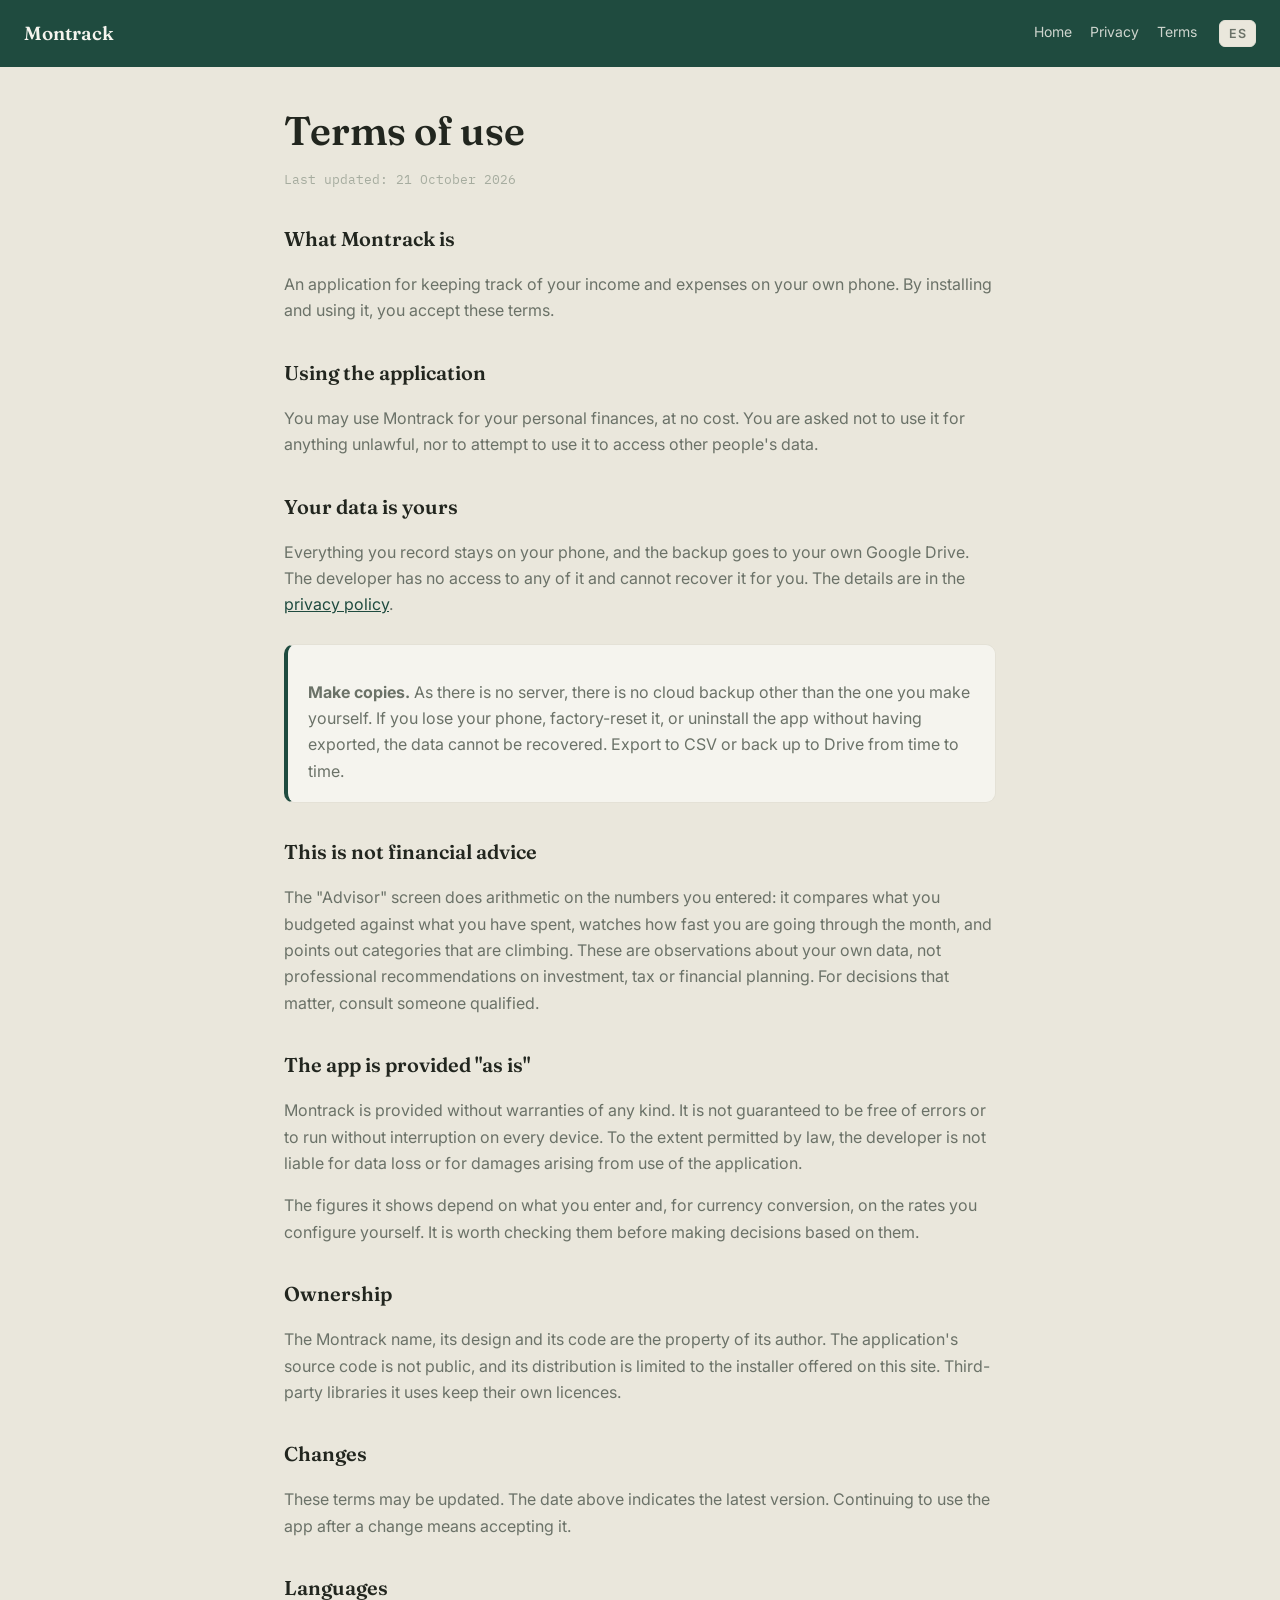
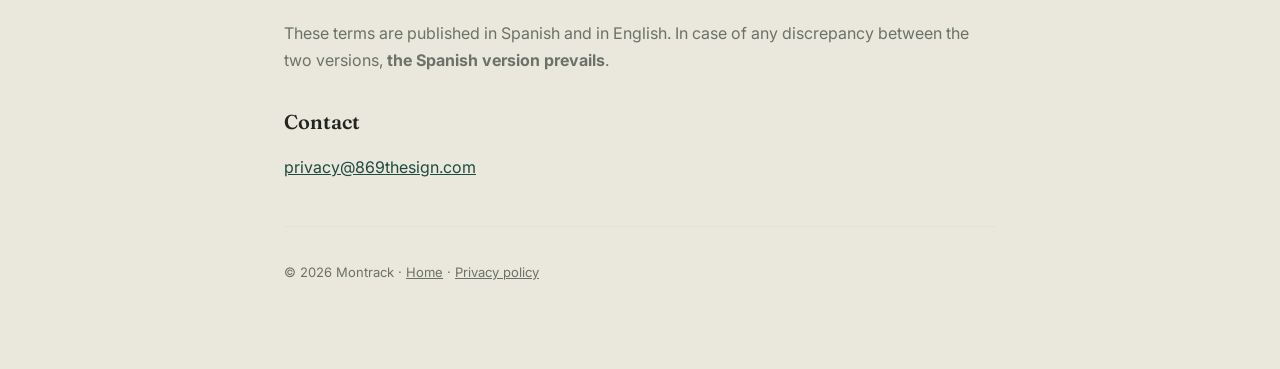
<file: terms.html>
<!DOCTYPE html>
<html lang="es" data-idioma="es"
      data-titulo-en="Terms of use — Montrack"
      data-descripcion-en="Conditions of use for the Montrack application.">
<head>
<meta charset="UTF-8" />
<meta name="viewport" content="width=device-width, initial-scale=1" />
<title>Términos de uso — Montrack</title>
<meta name="description" content="Condiciones de uso de la aplicación Montrack." />
<link rel="preconnect" href="https://fonts.googleapis.com" />
<link rel="preconnect" href="https://fonts.gstatic.com" crossorigin />
<link href="https://fonts.googleapis.com/css2?family=Fraunces:opsz,wght@9..144,500;9..144,600&family=Inter:wght@400;500;600&family=IBM+Plex+Mono:wght@500&display=swap" rel="stylesheet" />

<style>
  html[data-idioma="es"] [lang="en"] { display: none; }
  html[data-idioma="en"] [lang="es"] { display: none; }
</style>

<link rel="icon" href="/icono.svg" type="image/svg+xml" />
<link rel="apple-touch-icon" href="/apple-touch-icon.png" />
<link rel="stylesheet" href="/estilo.css" />

<script src="/idioma.js"></script>
</head>
<body>

<header class="cabecera">
  <div class="marca">Montrack</div>
  <nav>
    <a href="/" lang="es">Inicio</a>
    <a href="/" lang="en">Home</a>
    <a href="/privacy" lang="es">Privacidad</a>
    <a href="/privacy" lang="en">Privacy</a>
    <a href="/terms" lang="es">Términos</a>
    <a href="/terms" lang="en">Terms</a>
    <span class="idiomas">
      <button type="button" data-ir="es" lang="en" title="Ver esta página en español">ES</button>
      <button type="button" data-ir="en" lang="es" title="See this page in English">EN</button>
    </span>
  </nav>
</header>

<main class="contenido">

  <!-- ===================== ESPAÑOL ===================== -->
  <div lang="es">
    <h1>Términos de uso</h1>
    <p class="fecha">Última actualización: 21 de octubre de 2026</p>

    <h2>Qué es Montrack</h2>
    <p>
      Una aplicación para llevar la cuenta de tus ingresos y gastos en tu
      propio teléfono. Al instalarla y usarla, aceptas estos términos.
    </p>

    <h2>Uso de la aplicación</h2>
    <p>
      Puedes usar Montrack para tus finanzas personales, sin coste. Se pide que
      no la uses para nada ilegal, ni intentes usarla para acceder a datos de
      otras personas.
    </p>

    <h2>Tus datos son tuyos</h2>
    <p>
      Todo lo que registras se queda en tu teléfono, y el respaldo va a tu
      propio Google Drive. Quien desarrolla la app no tiene acceso a nada de
      eso y no puede recuperarlo por ti. Los detalles están en la
      <a href="/privacy">política de privacidad</a>.
    </p>

    <div class="destacado">
      <p><strong>Haz copias.</strong> Como no hay servidor, no hay copia de
      seguridad en la nube salvo la que tú hagas. Si pierdes el teléfono, lo
      restableces de fábrica o desinstalas la app sin haber exportado, los
      datos no se pueden recuperar. Exporta a CSV o respalda en Drive de vez
      en cuando.</p>
    </div>

    <h2>Esto no es asesoramiento financiero</h2>
    <p>
      La pantalla «Advisor» hace cuentas con los números que tú has
      introducido: compara lo que presupuestaste con lo que llevas gastado,
      mira a qué ritmo vas en el mes y señala las categorías que suben. Son
      observaciones sobre tus propios datos, no recomendaciones profesionales
      de inversión, fiscalidad ni planificación financiera. Para decisiones
      que importen, consulta con alguien cualificado.
    </p>

    <h2>La app se ofrece «tal cual»</h2>
    <p>
      Montrack se entrega sin garantías de ningún tipo. No se garantiza que
      esté libre de errores ni que funcione sin interrupciones en todos los
      dispositivos. En la medida en que la ley lo permita, quien la desarrolla
      no responde por pérdidas de datos ni por daños derivados del uso de la
      aplicación.
    </p>
    <p>
      Las cifras que muestra dependen de lo que tú introduzcas y, en el caso de
      la conversión entre monedas, de las tasas que tú configures. Conviene
      revisarlas antes de tomar decisiones con ellas.
    </p>

    <h2>Propiedad</h2>
    <p>
      El nombre Montrack, su diseño y su código son propiedad de su autor.
      El código fuente de la aplicación no es público, y su distribución se
      limita al instalador que se ofrece en esta página. Las bibliotecas de
      terceros que utiliza conservan sus propias licencias.
    </p>

    <h2>Cambios</h2>
    <p>
      Estos términos pueden actualizarse. La fecha de arriba indica la última
      versión. Seguir usando la app después de un cambio supone aceptarlo.
    </p>

    <h2>Idiomas</h2>
    <p>
      Estos términos están publicados en español y en inglés. En caso de
      discrepancia entre las dos versiones, <strong>prevalece la versión en
      español</strong>.
    </p>

    <h2>Contacto</h2>
    <p>
      <a href="mailto:privacy@869thesign.com">privacy@869thesign.com</a>
    </p>
  </div>

  <!-- ===================== ENGLISH ===================== -->
  <div lang="en">
    <h1>Terms of use</h1>
    <p class="fecha">Last updated: 21 October 2026</p>

    <h2>What Montrack is</h2>
    <p>
      An application for keeping track of your income and expenses on your own
      phone. By installing and using it, you accept these terms.
    </p>

    <h2>Using the application</h2>
    <p>
      You may use Montrack for your personal finances, at no cost. You are
      asked not to use it for anything unlawful, nor to attempt to use it to
      access other people's data.
    </p>

    <h2>Your data is yours</h2>
    <p>
      Everything you record stays on your phone, and the backup goes to your
      own Google Drive. The developer has no access to any of it and cannot
      recover it for you. The details are in the
      <a href="/privacy">privacy policy</a>.
    </p>

    <div class="destacado">
      <p><strong>Make copies.</strong> As there is no server, there is no cloud
      backup other than the one you make yourself. If you lose your phone,
      factory-reset it, or uninstall the app without having exported, the data
      cannot be recovered. Export to CSV or back up to Drive from time to
      time.</p>
    </div>

    <h2>This is not financial advice</h2>
    <p>
      The "Advisor" screen does arithmetic on the numbers you entered: it
      compares what you budgeted against what you have spent, watches how fast
      you are going through the month, and points out categories that are
      climbing. These are observations about your own data, not professional
      recommendations on investment, tax or financial planning. For decisions
      that matter, consult someone qualified.
    </p>

    <h2>The app is provided "as is"</h2>
    <p>
      Montrack is provided without warranties of any kind. It is not guaranteed
      to be free of errors or to run without interruption on every device. To
      the extent permitted by law, the developer is not liable for data loss or
      for damages arising from use of the application.
    </p>
    <p>
      The figures it shows depend on what you enter and, for currency
      conversion, on the rates you configure yourself. It is worth checking
      them before making decisions based on them.
    </p>

    <h2>Ownership</h2>
    <p>
      The Montrack name, its design and its code are the property of its
      author. The application's source code is not public, and its distribution
      is limited to the installer offered on this site. Third-party libraries
      it uses keep their own licences.
    </p>

    <h2>Changes</h2>
    <p>
      These terms may be updated. The date above indicates the latest version.
      Continuing to use the app after a change means accepting it.
    </p>

    <h2>Languages</h2>
    <p>
      These terms are published in Spanish and in English. In case of any
      discrepancy between the two versions, <strong>the Spanish version
      prevails</strong>.
    </p>

    <h2>Contact</h2>
    <p>
      <a href="mailto:privacy@869thesign.com">privacy@869thesign.com</a>
    </p>
  </div>

  <footer class="pie">
    <p lang="es">© 2026 Montrack · <a href="/">Inicio</a> · <a href="/privacy">Política de privacidad</a></p>
    <p lang="en">© 2026 Montrack · <a href="/">Home</a> · <a href="/privacy">Privacy policy</a></p>
  </footer>
</main>

</body>
</html>
</file>
<file: estilo.css>
/* Misma identidad visual que la app: verde profundo, papel cálido,
   Fraunces para titulares e Inter para el texto. */
:root {
  --tinta: #22261F;
  --tinta-suave: #6B7268;
  --tinta-tenue: #A6AC9F;
  --verde: #1F4B3F;
  --verde-claro: #2E7D5B;
  --oro: #C99A2E;
  --papel: #F5F4EE;
  --papel-hondo: #EAE7DC;
  --borde: #E4E1D6;
  --display: 'Fraunces', Georgia, serif;
  --cuerpo: 'Inter', -apple-system, BlinkMacSystemFont, sans-serif;
  --mono: 'IBM Plex Mono', ui-monospace, monospace;
}

* { box-sizing: border-box; }
body {
  margin: 0; background: var(--papel-hondo); color: var(--tinta);
  font-family: var(--cuerpo); line-height: 1.65; -webkit-font-smoothing: antialiased;
}
a { color: var(--verde); }

.cabecera {
  background: var(--verde); color: var(--papel);
  padding: 18px 24px; display: flex; align-items: center; justify-content: space-between;
  flex-wrap: wrap; gap: 12px;
}
.marca { display: flex; align-items: center; gap: 10px; font-family: var(--display); font-weight: 600; font-size: 19px; }
.cabecera nav { display: flex; gap: 18px; font-size: 14px; }
.cabecera nav a { color: var(--papel); opacity: .82; text-decoration: none; }
.cabecera nav a:hover { opacity: 1; text-decoration: underline; }

.contenido { max-width: 760px; margin: 0 auto; padding: 40px 24px 72px; }
.tarjeta { background: var(--papel); border: 1px solid var(--borde); border-radius: 14px; padding: 28px; }

h1 { font-family: var(--display); font-weight: 600; font-size: clamp(28px, 5vw, 40px); line-height: 1.2; margin: 0 0 14px; }
h2 { font-family: var(--display); font-weight: 600; font-size: 20px; margin: 32px 0 10px; }
h3 { font-size: 15px; margin: 22px 0 6px; }
p, li { color: var(--tinta-suave); }
.entrada { font-size: 17px; }

.rejilla { display: grid; grid-template-columns: repeat(auto-fit, minmax(220px, 1fr)); gap: 14px; margin: 26px 0; }
.rasgo { background: var(--papel); border: 1px solid var(--borde); border-radius: 12px; padding: 18px; }
.rasgo h3 { margin: 0 0 5px; color: var(--tinta); font-size: 14.5px; }
.rasgo p { margin: 0; font-size: 13.5px; }

.destacado {
  background: var(--papel); border: 1px solid var(--borde); border-left: 4px solid var(--verde);
  border-radius: 10px; padding: 18px 20px; margin: 26px 0;
}
.destacado p:last-child { margin-bottom: 0; }

.boton {
  display: inline-flex; align-items: center; gap: 8px; background: var(--verde); color: var(--papel);
  padding: 13px 22px; border-radius: 10px; text-decoration: none; font-weight: 600; font-size: 15px;
}
.boton:hover { background: #17392F; }
.nota-boton { font-size: 12.5px; color: var(--tinta-tenue); margin-top: 10px; }
.enlace-menor {
  display: inline-block; margin-top: 12px; font-size: 13.5px;
  color: var(--tinta-suave); text-decoration: underline;
}

/* El idioma. Estas dos reglas están TAMBIÉN en línea dentro del <head> de
   index.html: si esta hoja tarda en llegar, la página se pintaría con los
   dos idiomas a la vez. Aquí quedan para las demás páginas. */
html[data-idioma="es"] [lang="en"] { display: none; }
html[data-idioma="en"] [lang="es"] { display: none; }

/* El conmutador ES / EN. Cada botón se muestra solo cuando NO es el idioma
   activo (lleva lang del idioma contrario), así que nunca hay que pintar
   uno "apagado": se ve únicamente el que lleva a algún sitio. */
.idiomas { display: inline-flex; gap: 4px; margin-left: 4px; }
.idiomas button {
  font-family: var(--cuerpo); font-size: 12.5px; font-weight: 600;
  letter-spacing: .04em;
  color: var(--tinta-suave); background: var(--papel-hondo);
  border: 1px solid var(--borde); border-radius: 6px;
  padding: 5px 9px; cursor: pointer;
}
.idiomas button:hover { color: var(--tinta); border-color: var(--tinta-tenue); }

table { width: 100%; border-collapse: collapse; margin: 16px 0; font-size: 14px; }
th, td { text-align: left; padding: 10px 12px; border-bottom: 1px solid var(--borde); vertical-align: top; }
th { color: var(--tinta); font-weight: 600; }
td { color: var(--tinta-suave); }
.envoltorio-tabla { overflow-x: auto; }

code { font-family: var(--mono); font-size: .9em; background: var(--papel-hondo); padding: 2px 6px; border-radius: 5px; }

.pie { border-top: 1px solid var(--borde); margin-top: 46px; padding-top: 22px; font-size: 13px; color: var(--tinta-tenue); }
.pie a { color: var(--tinta-suave); }
.fecha { font-family: var(--mono); font-size: 12.5px; color: var(--tinta-tenue); }

@media (prefers-color-scheme: dark) {
  :root {
    --tinta: #ECEAE1; --tinta-suave: #B4BAAE; --tinta-tenue: #7E8479;
    --papel: #23261F; --papel-hondo: #1A1C17; --borde: #343830;
  }
  a, .pie a { color: #8FC4AC; }
  .boton { background: var(--verde-claro); color: #12140F; }
  .boton:hover { background: #3D9C73; }
}
</file>
